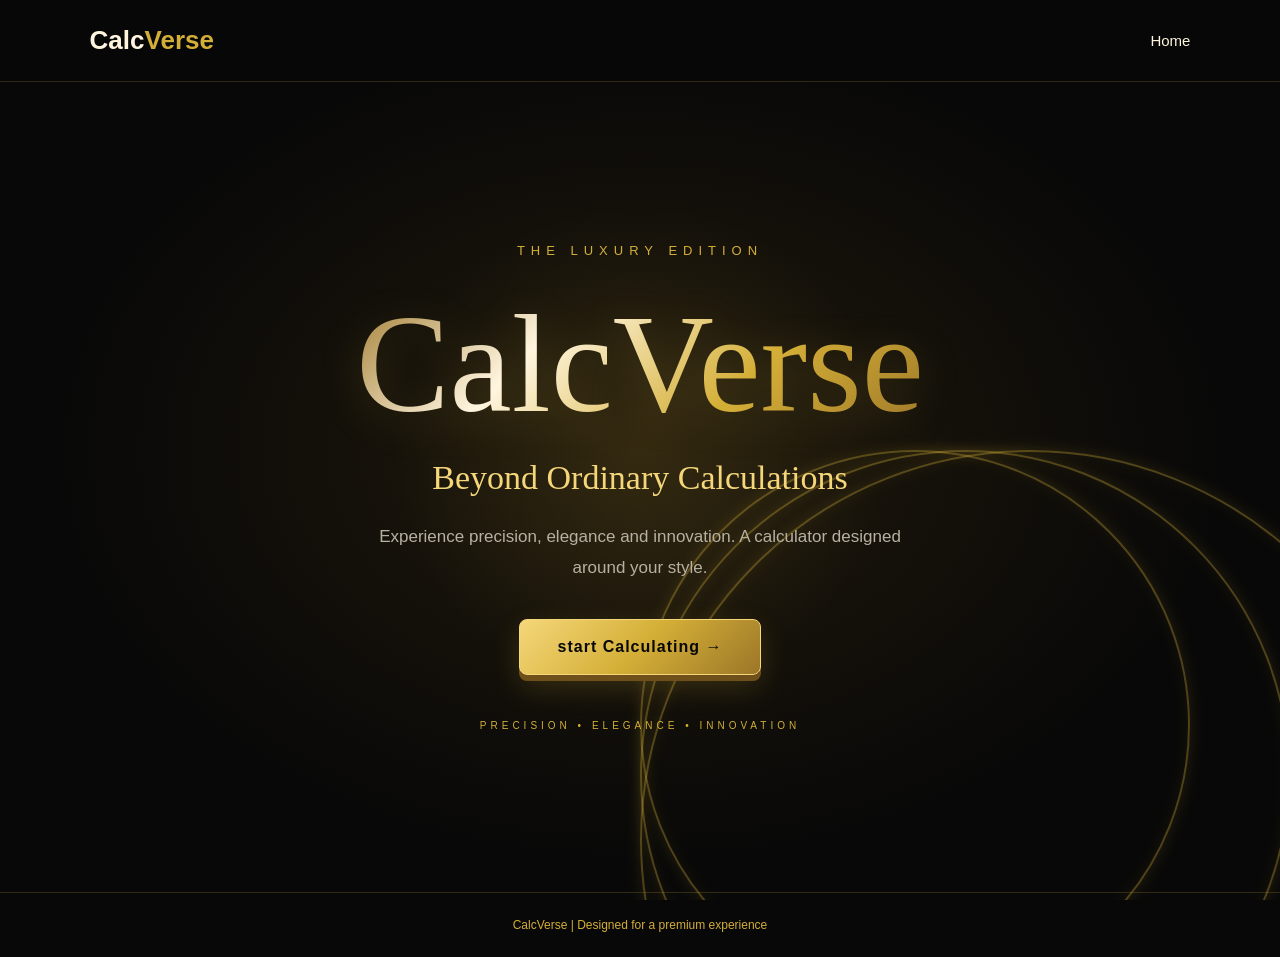
<file: WebDev-L2-calculator/index.html>
<!DOCTYPE html>
<html lang="en">
<head>
    <meta charset="UTF-8">

    <meta name="viewport"
          content="width=device-width, initial-scale=1.0">

    <title>CalcVerse | Beyond Ordinary Calculations</title>

    <link rel="stylesheet" href="style.css">
</head>

<body>

    <!-- Animated 3D Background -->

    <div class="background" aria-hidden="true">
        <div class="ring ring-one"></div>
        <div class="ring ring-two"></div>
        <div class="ring ring-three"></div>
        <div class="gold-glow"></div>
    </div>

    <!-- Navigation Bar -->

    <nav class="navbar">

        <a href="#" class="logo">
            Calc<span>Verse</span>
        </a>

        <div class="nav-links">
            <a href="index.html">Home</a>
            
        </div>

    </nav>

    <!-- Landing Page -->

    <main>

        <section class="hero" id="home">

            <div class="hero-content">

                <p class="edition">
                    THE LUXURY EDITION
                </p>

                <h1>
                    Calc<span>Verse</span>
                </h1>

                <h2>
                    Beyond Ordinary Calculations
                </h2>

                <p class="description">
                    Experience precision, elegance and innovation.
                    A calculator designed around your style.
                </p>

                <a href="./calculator.html" id="start-button">
                    start Calculating &rarr;
                </a>

                <p class="signature">
                    PRECISION • ELEGANCE • INNOVATION
                </p>

            </div>

        </section>

    </main>

    <footer>
        CalcVerse | Designed for a premium experience
    </footer>

    <script src="script.js"></script>

</body>
</html>
</file>
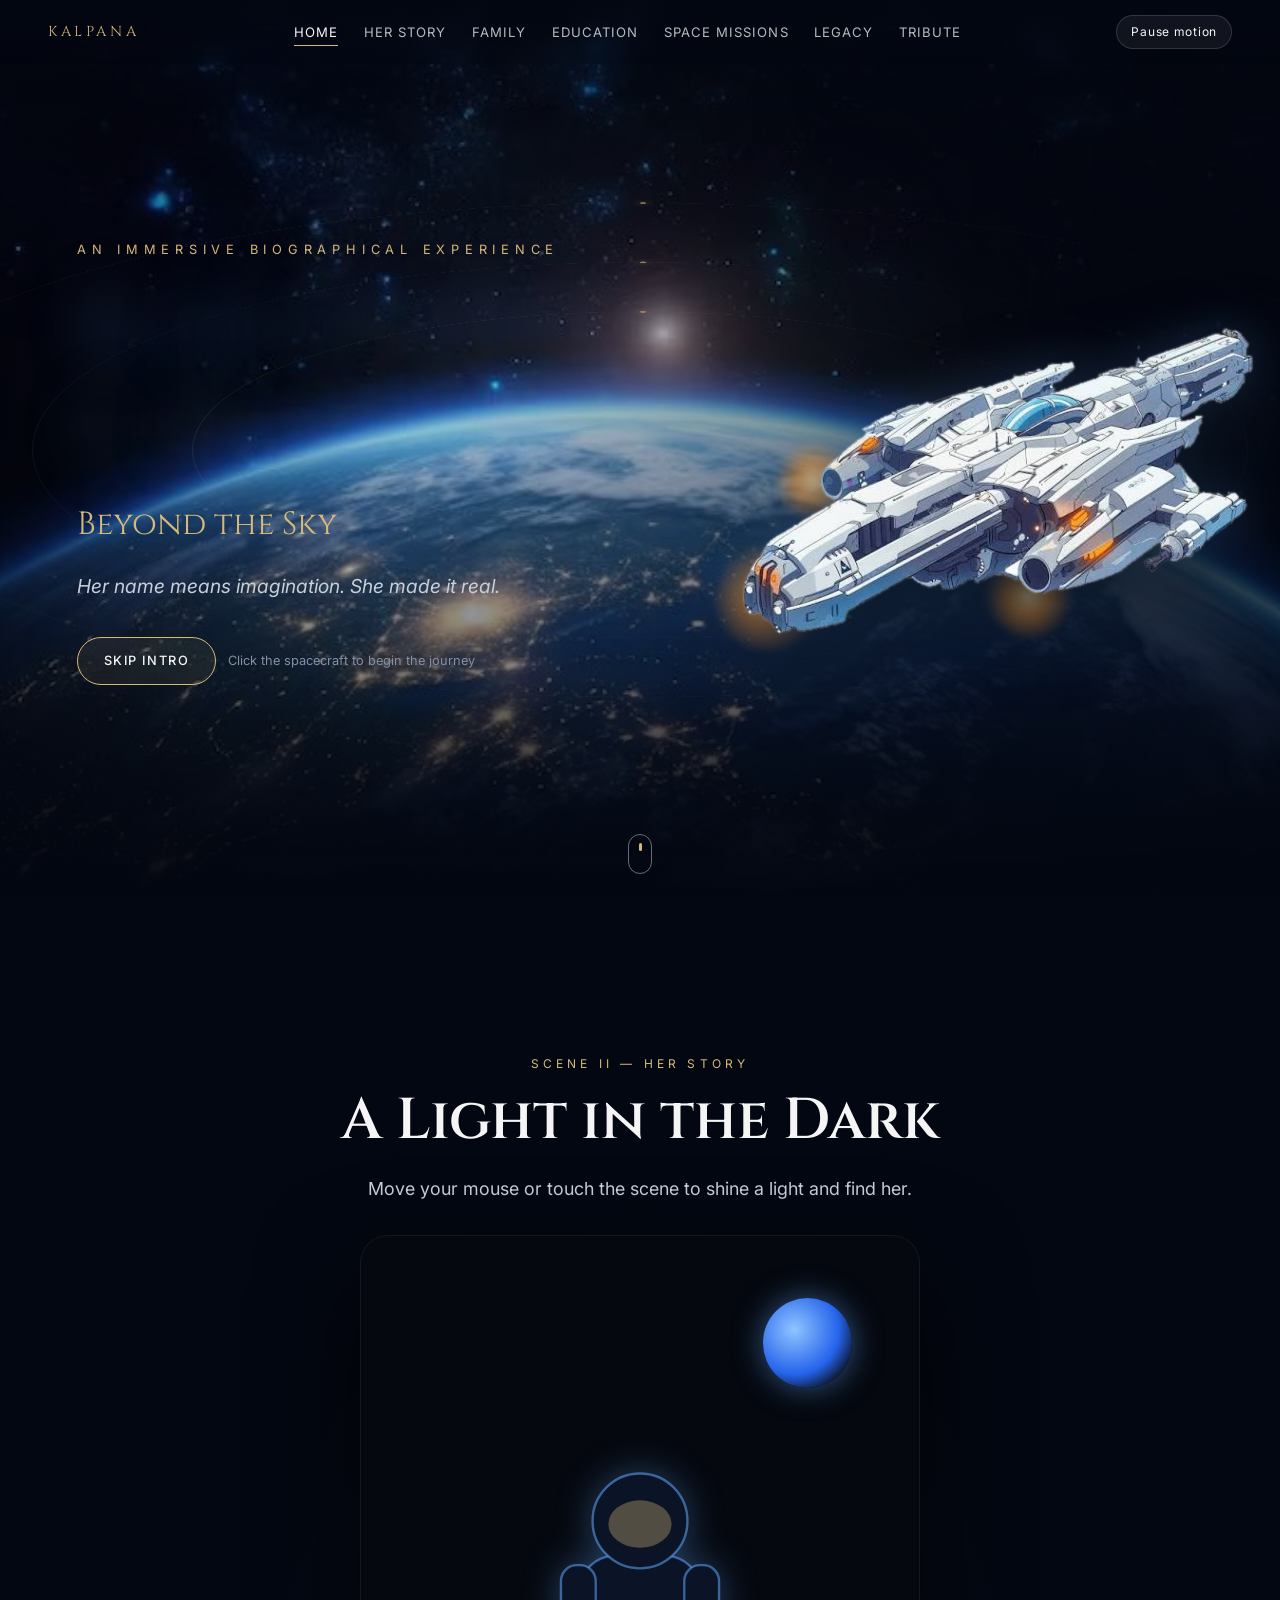
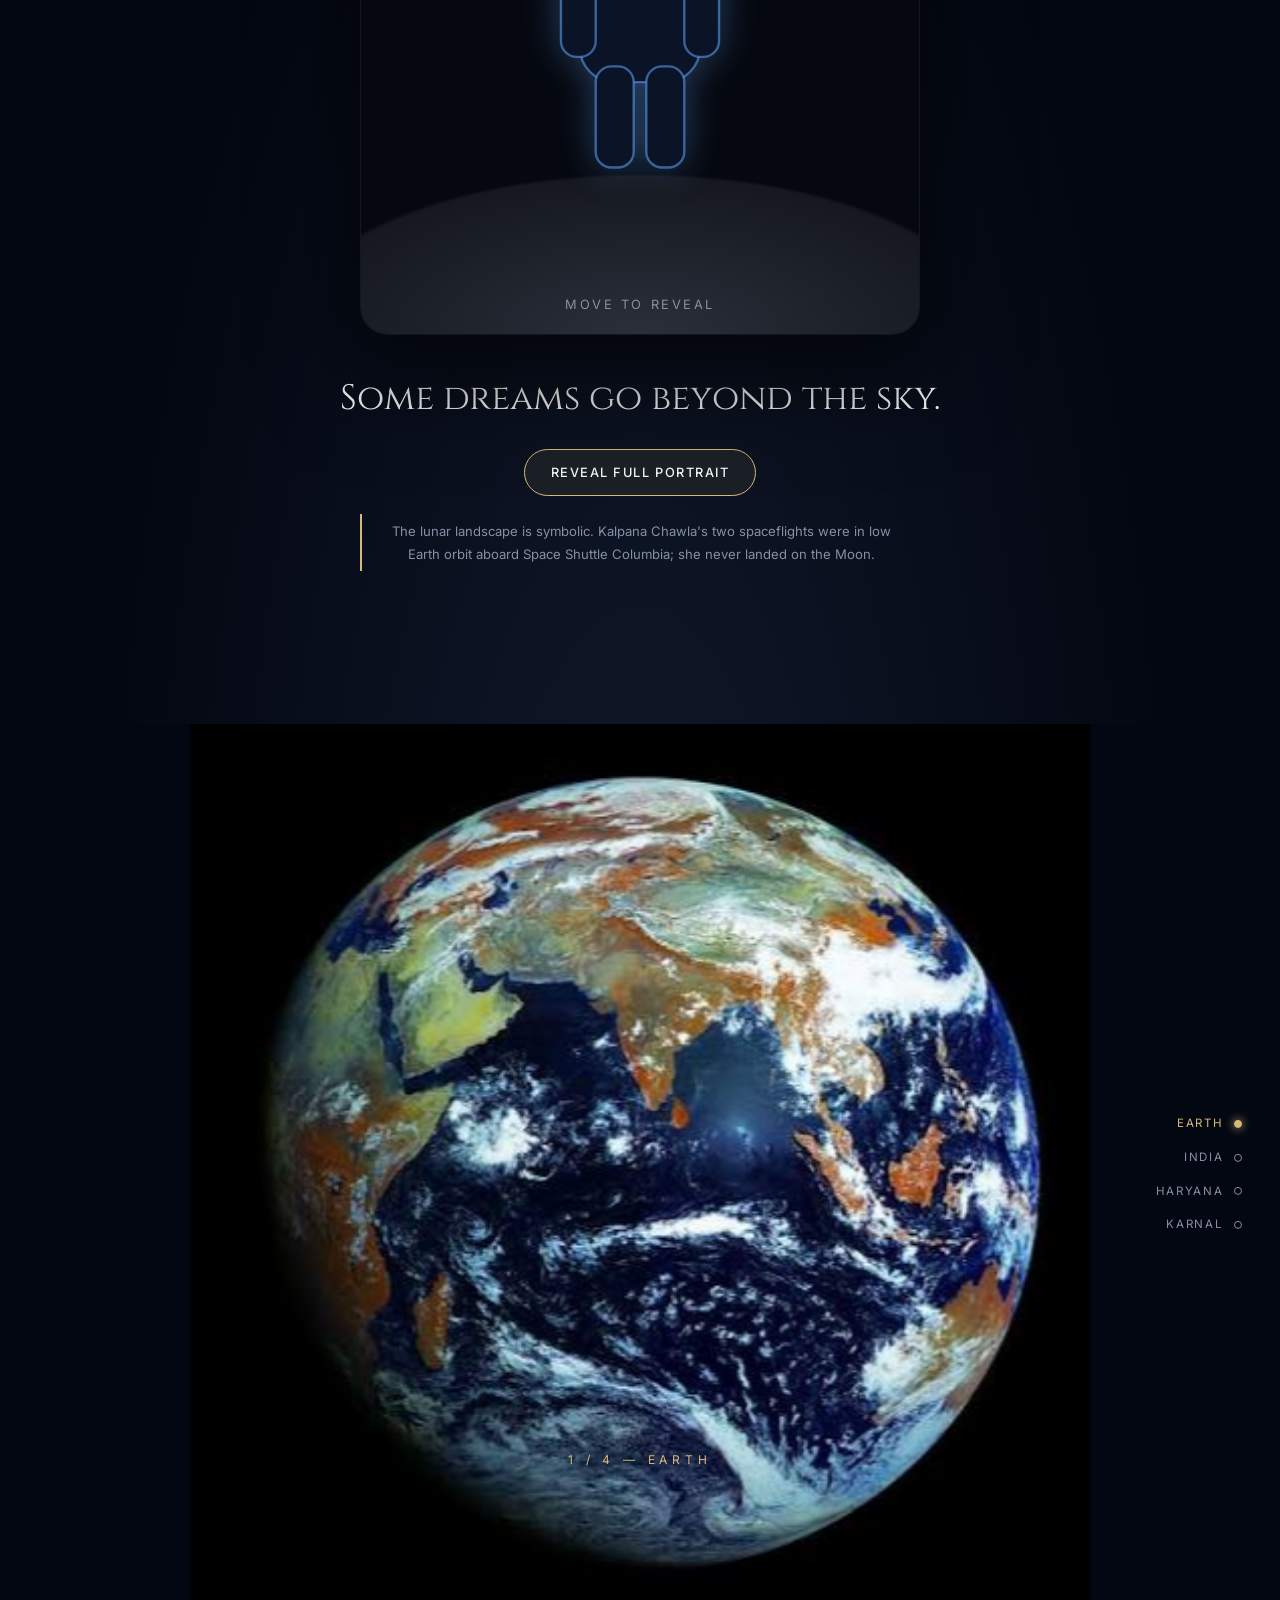
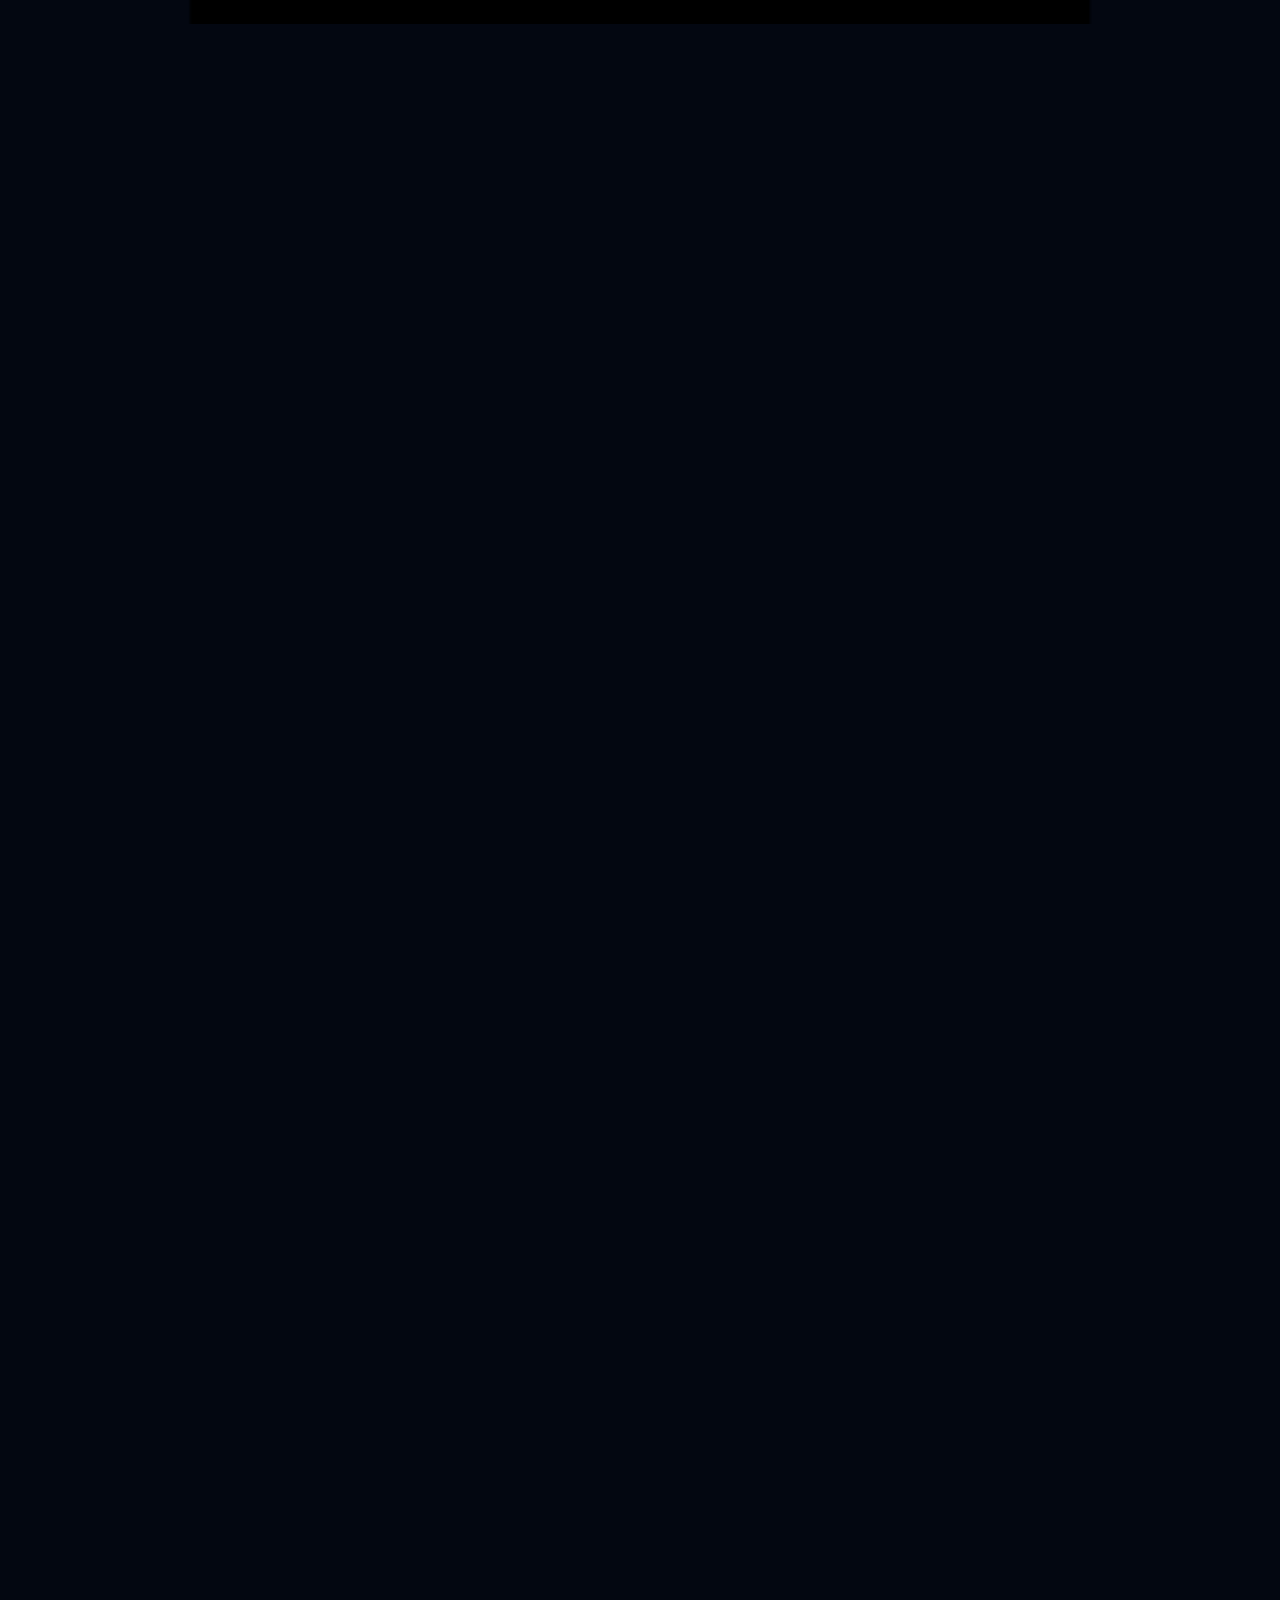
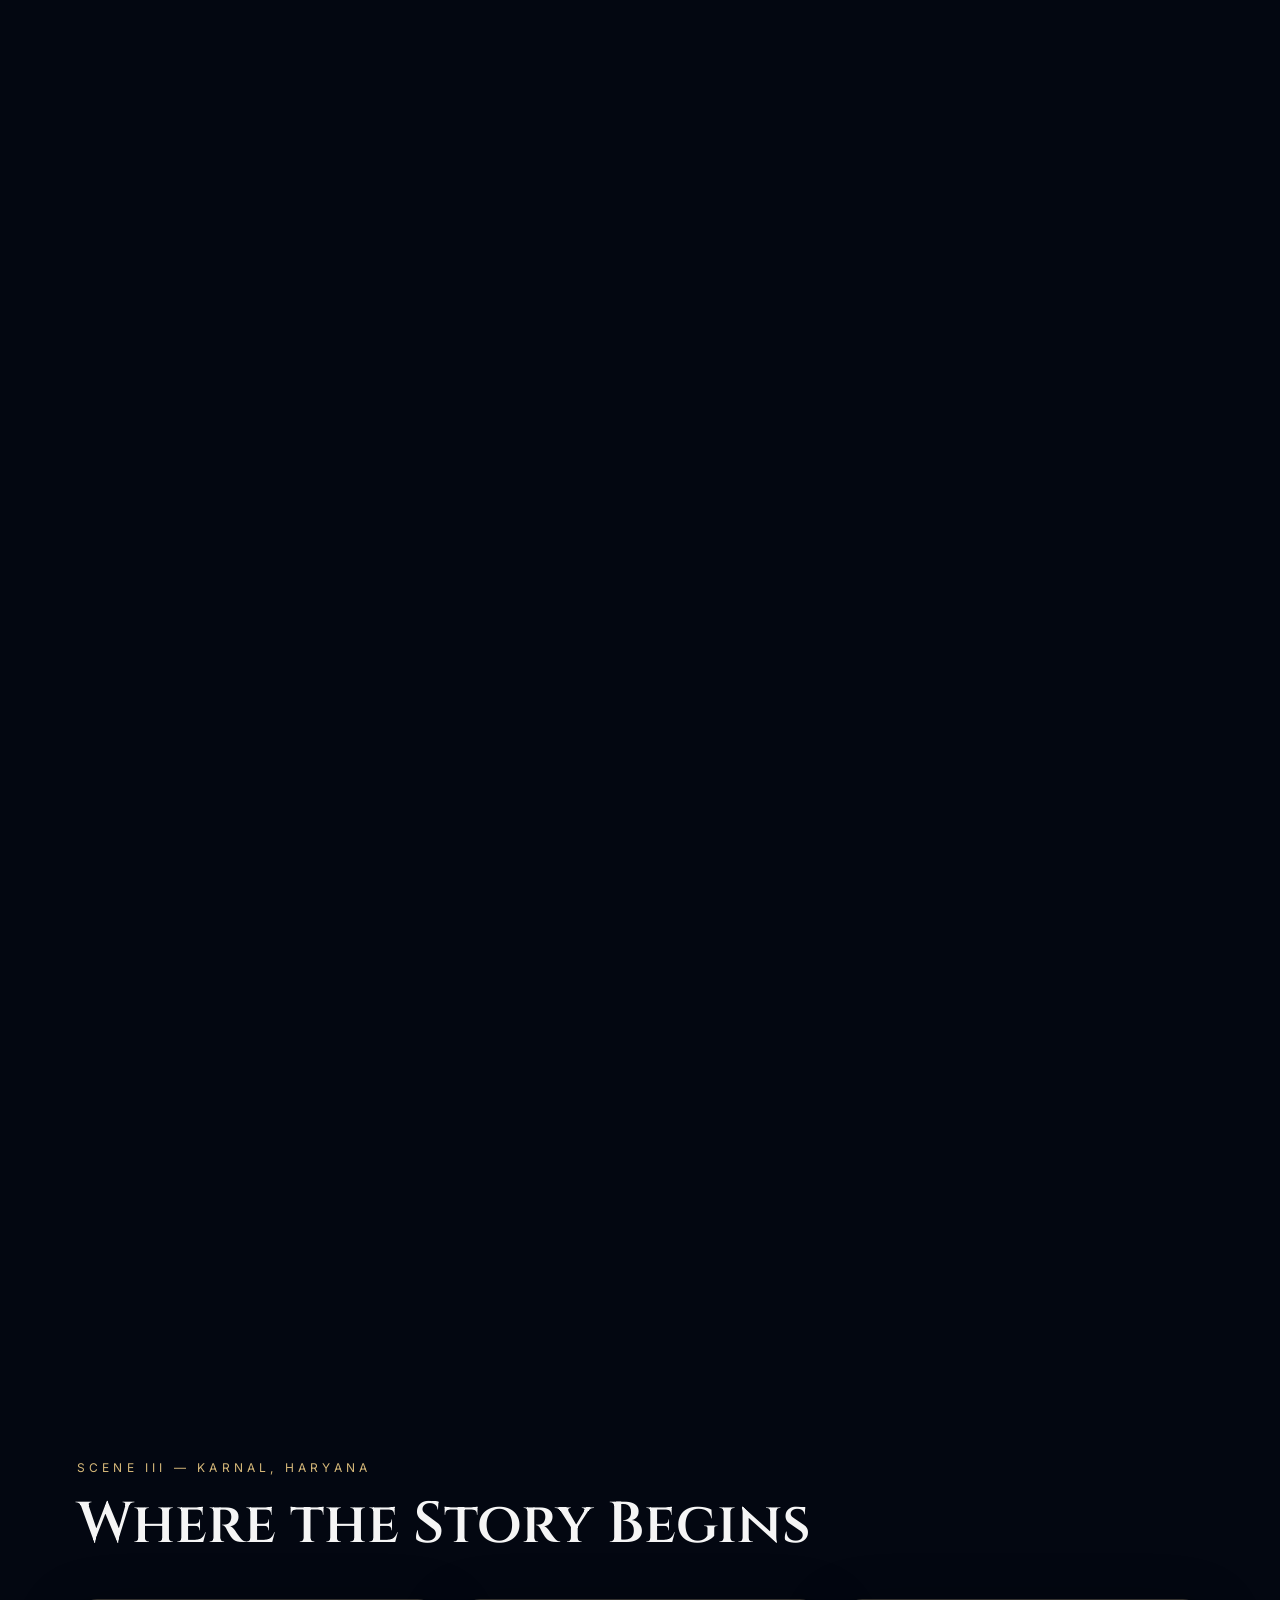
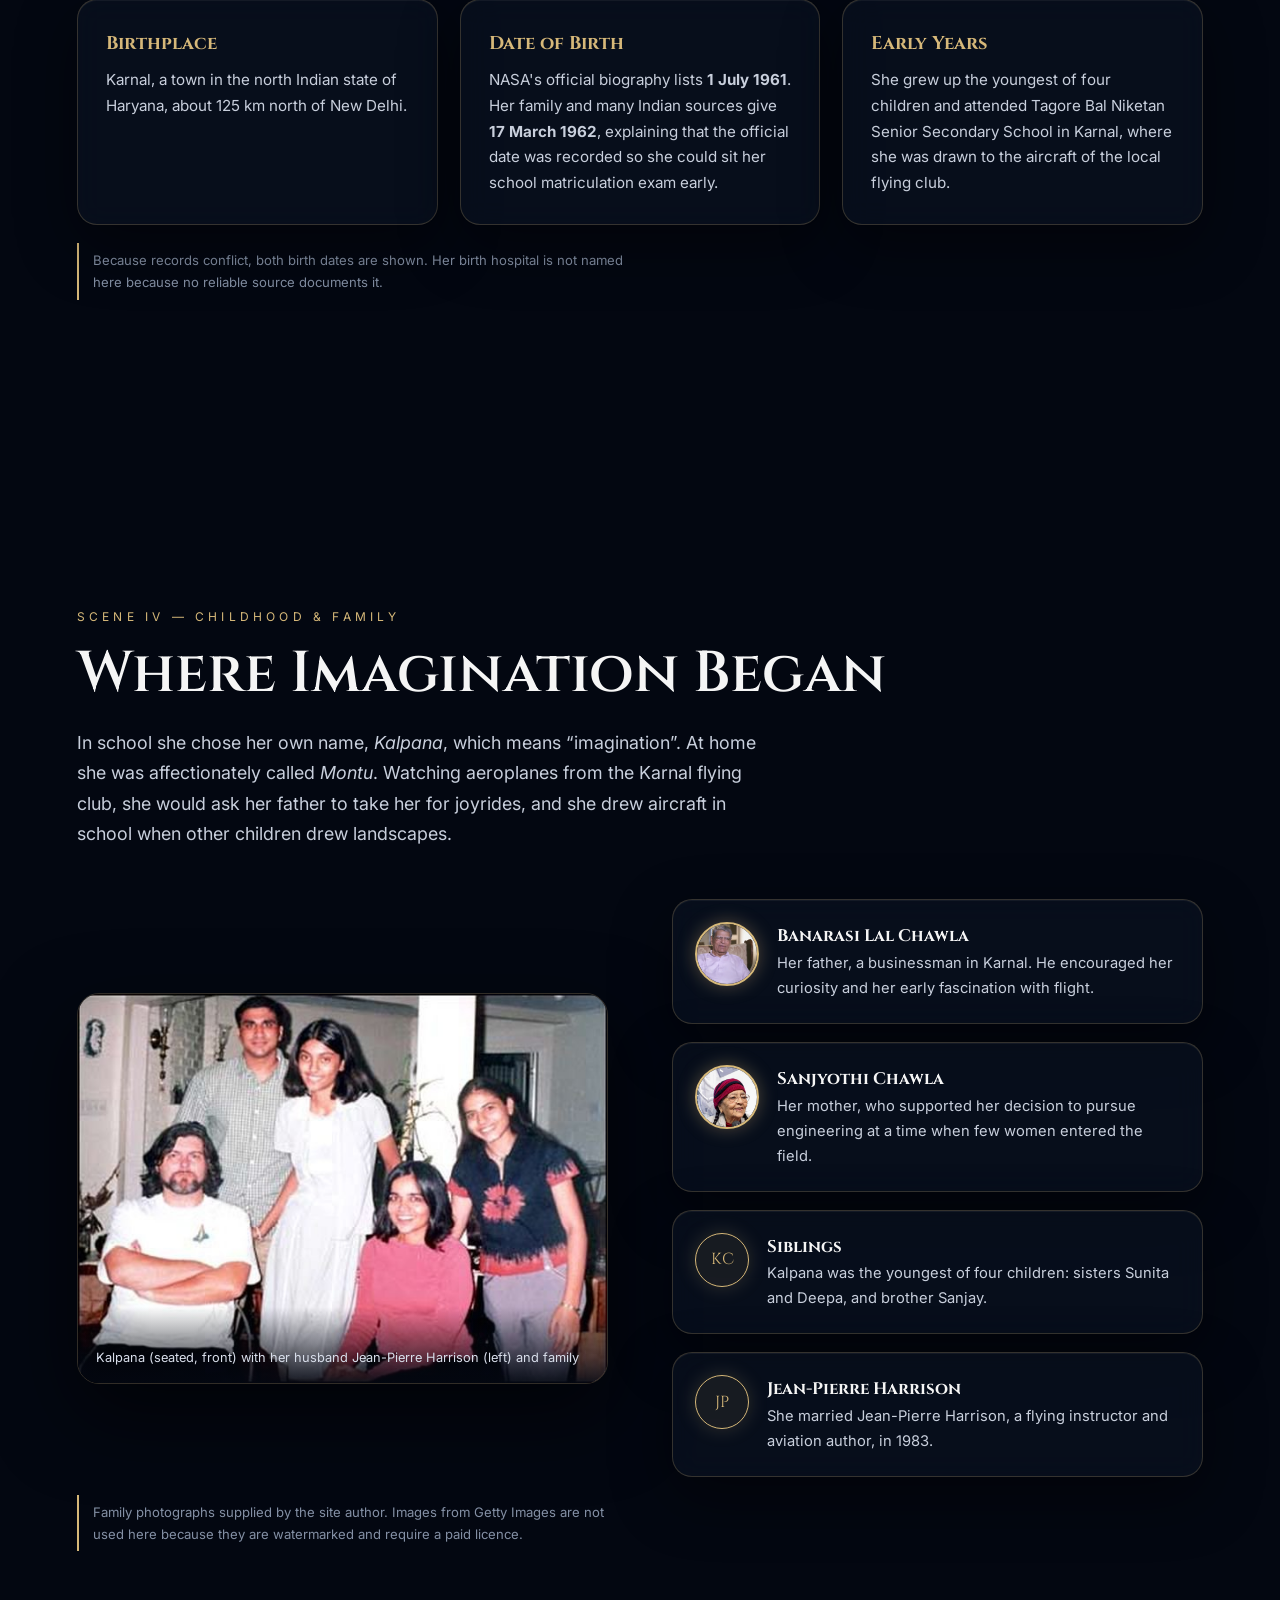
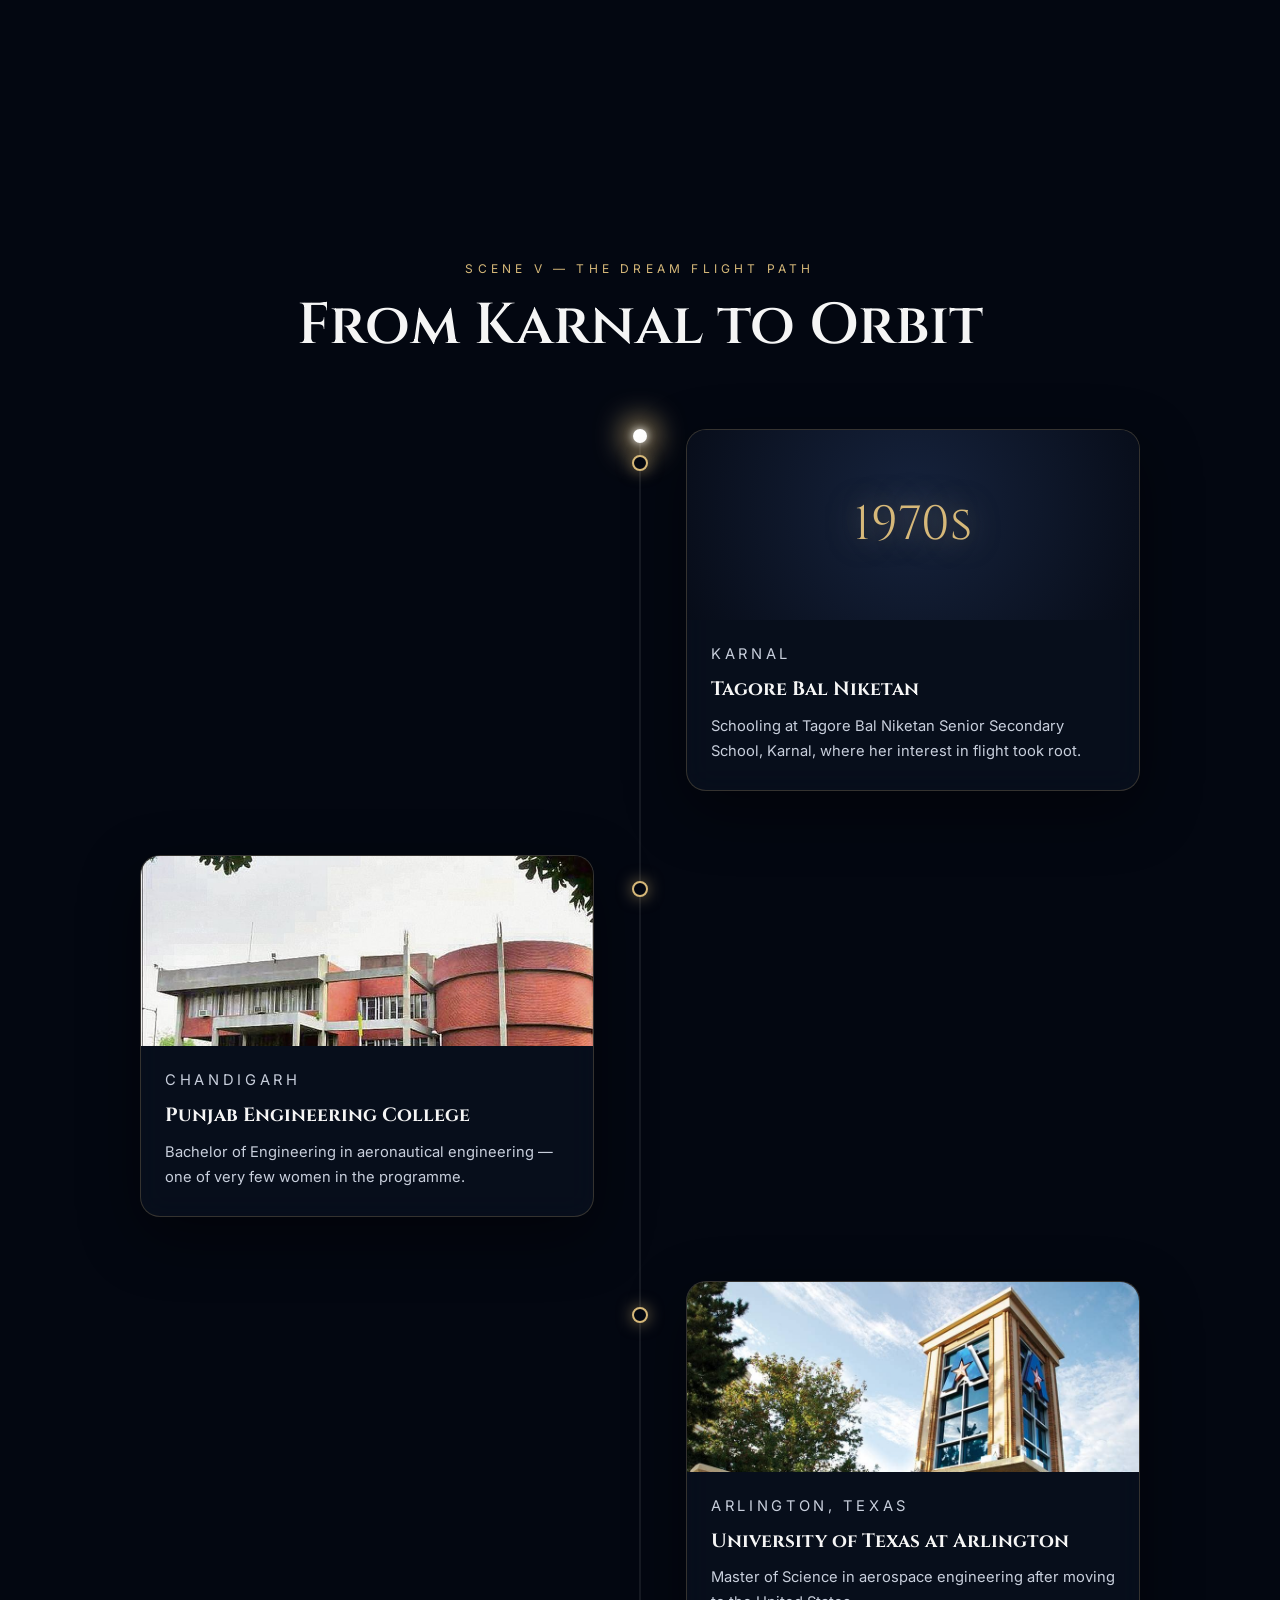
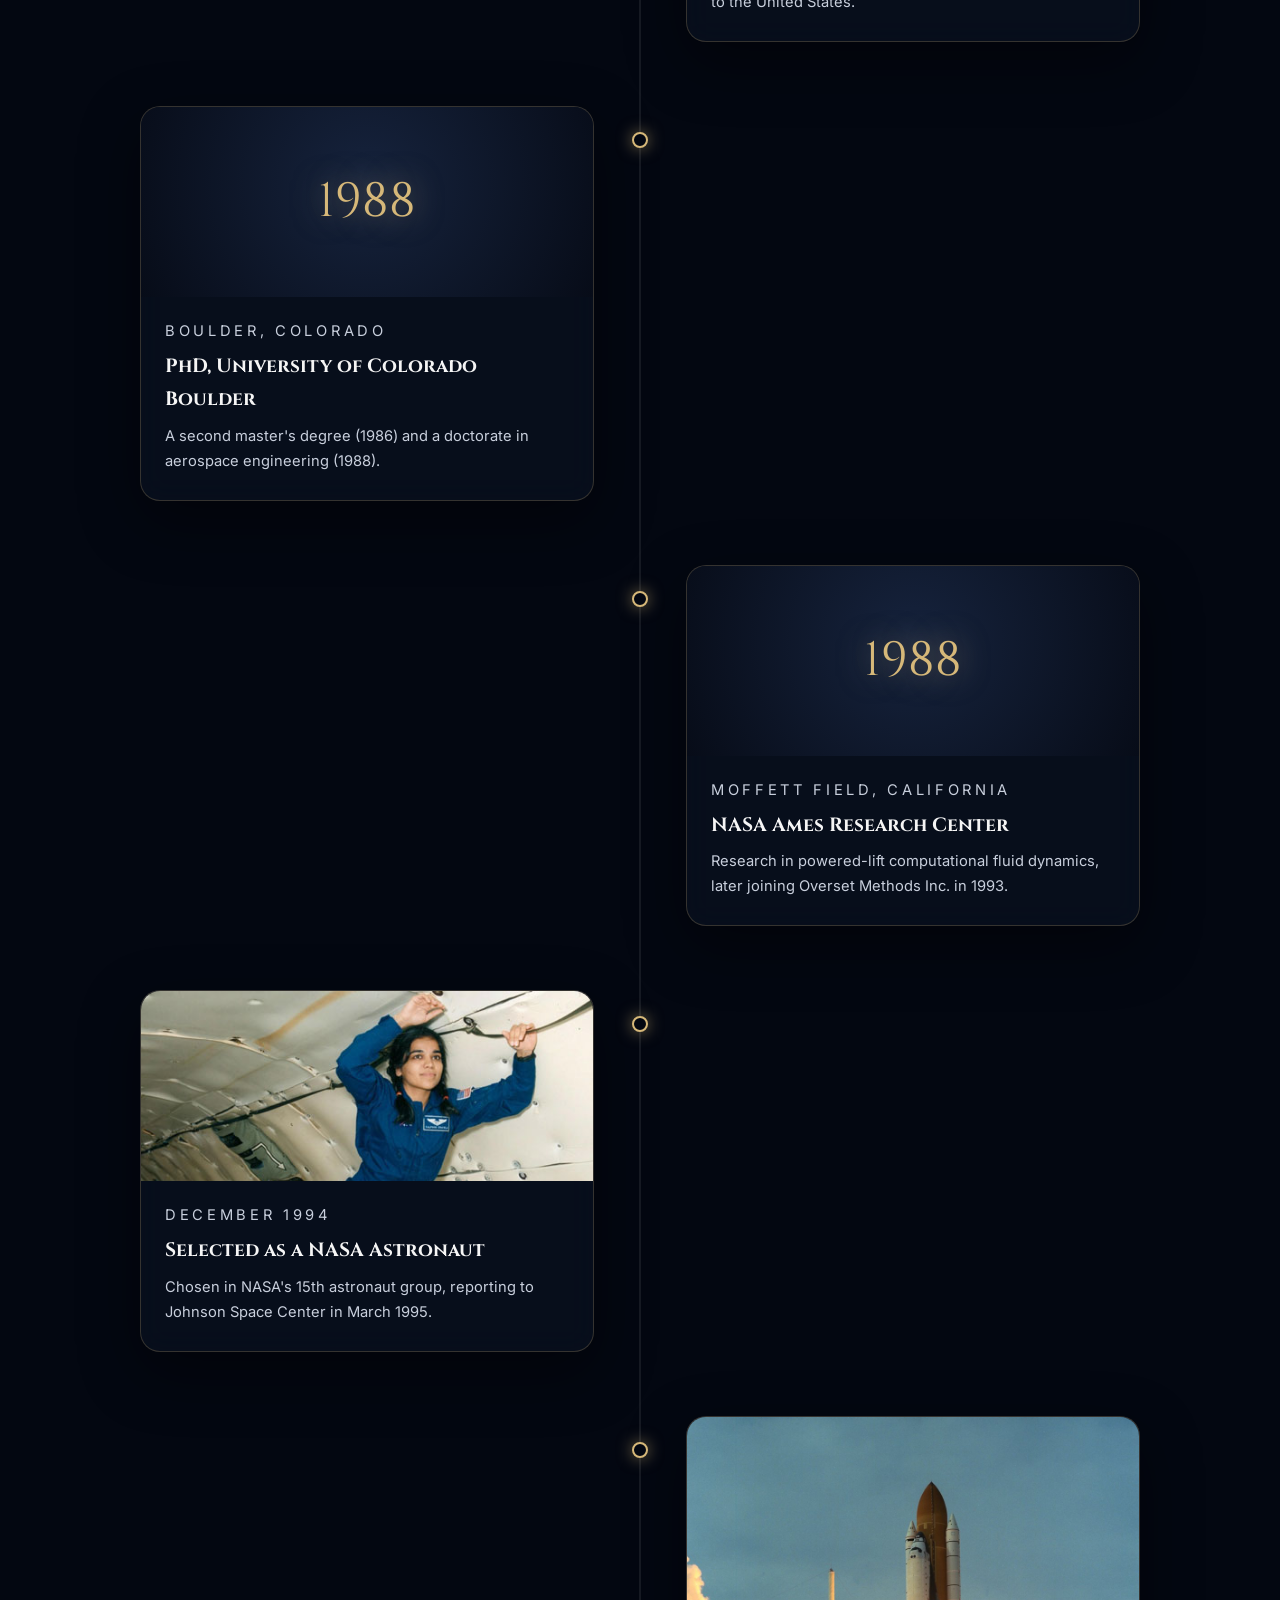
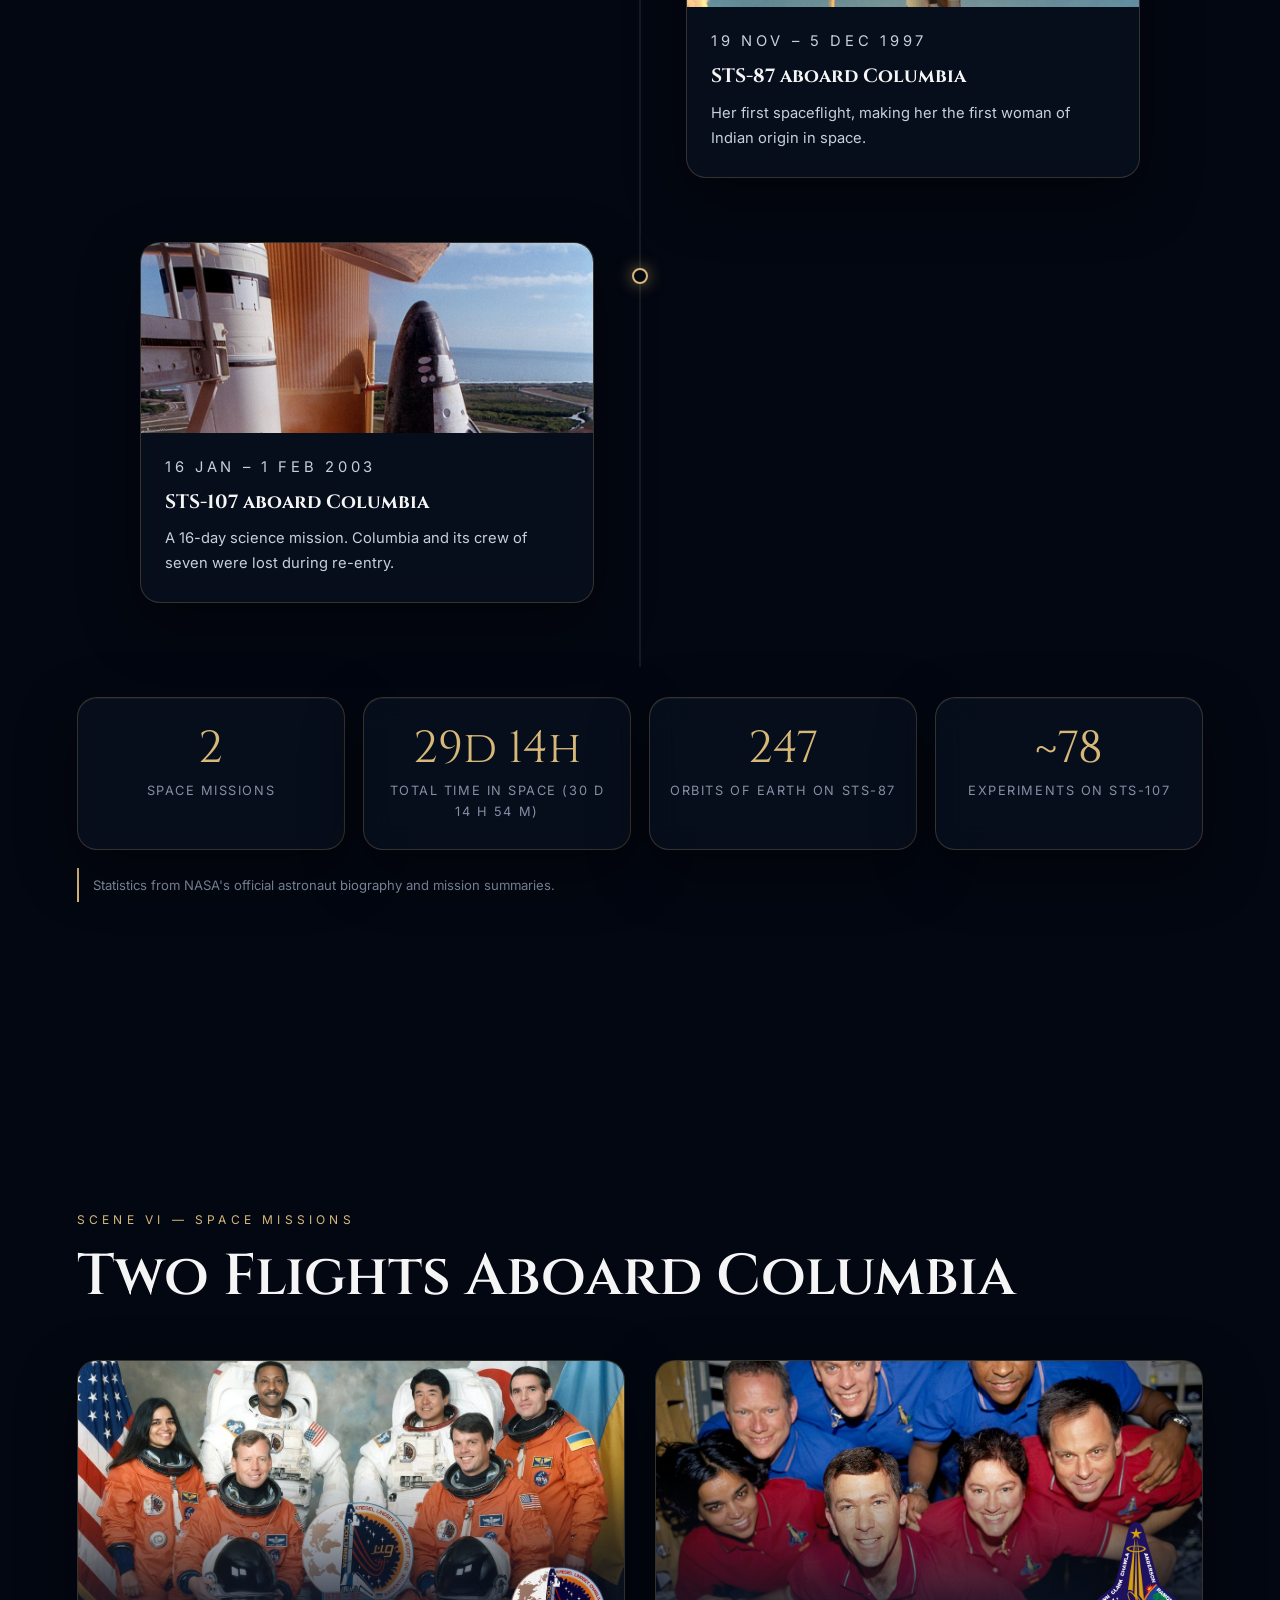
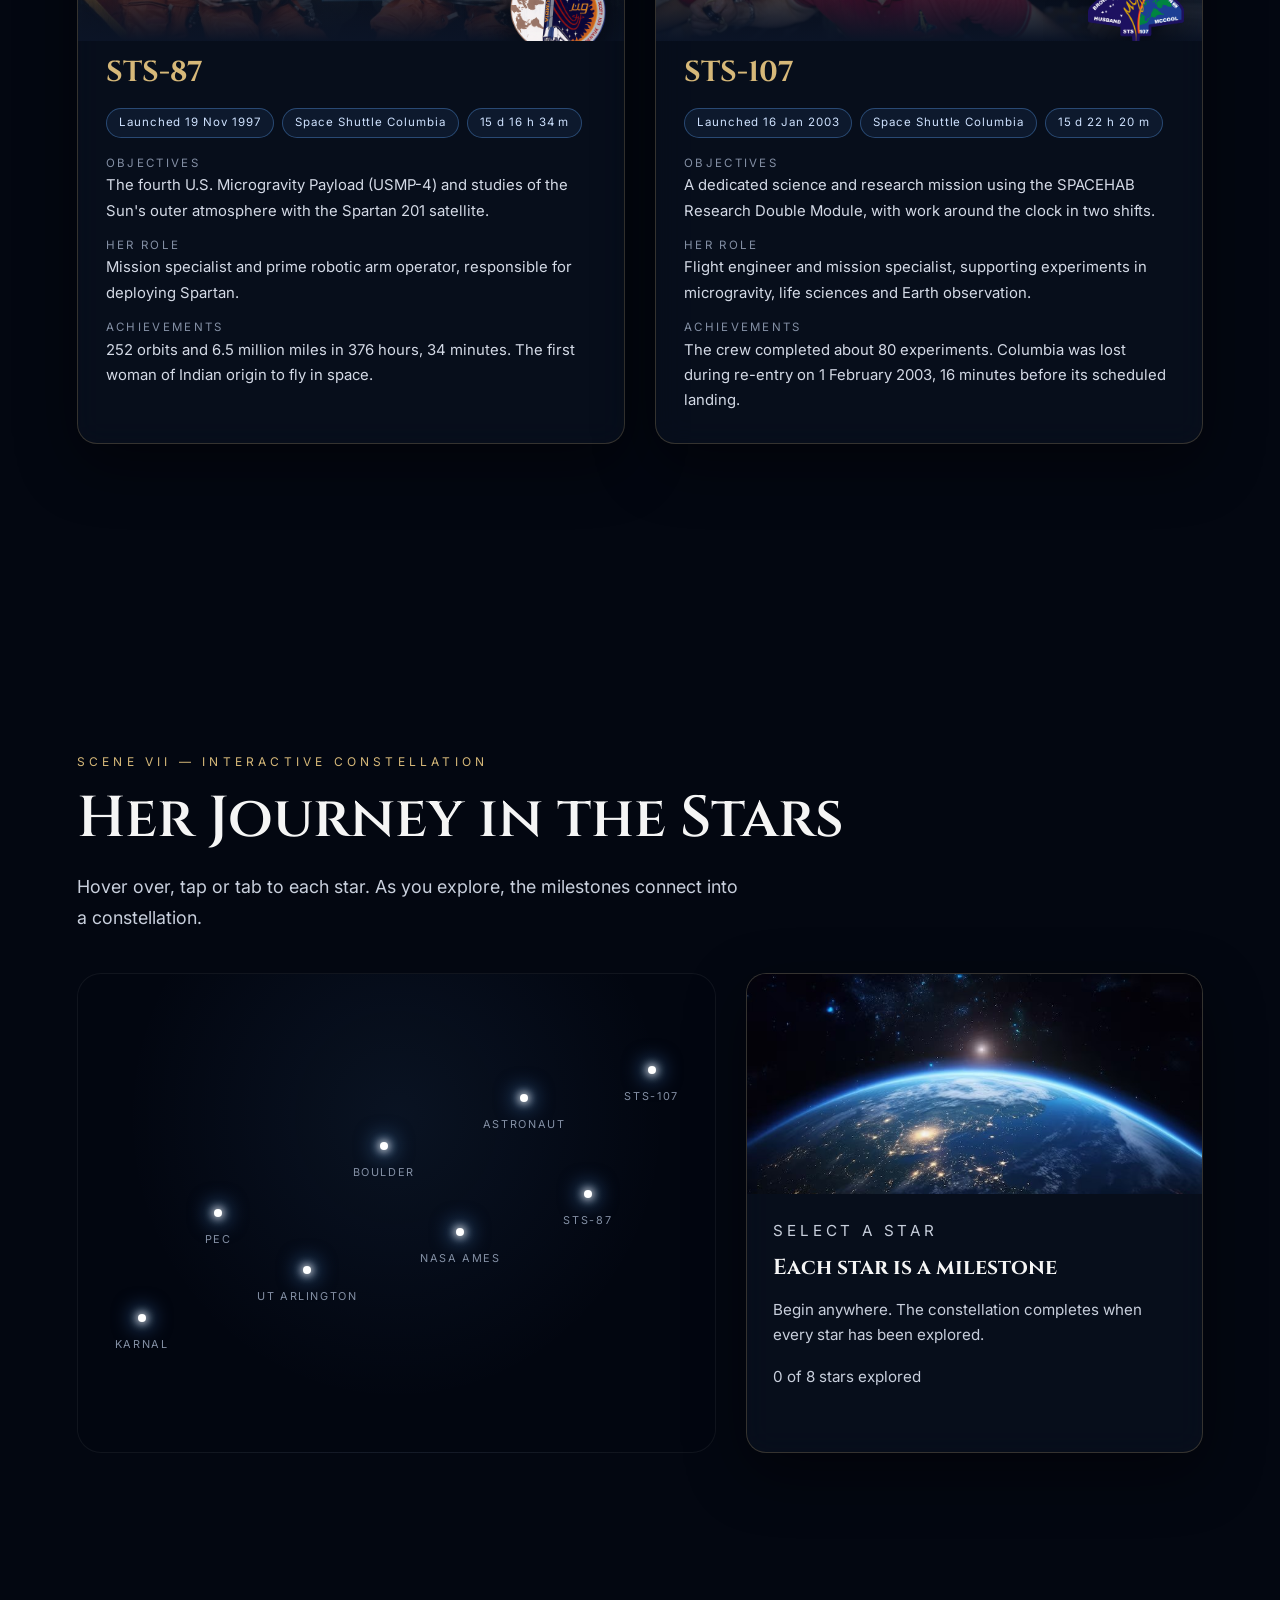
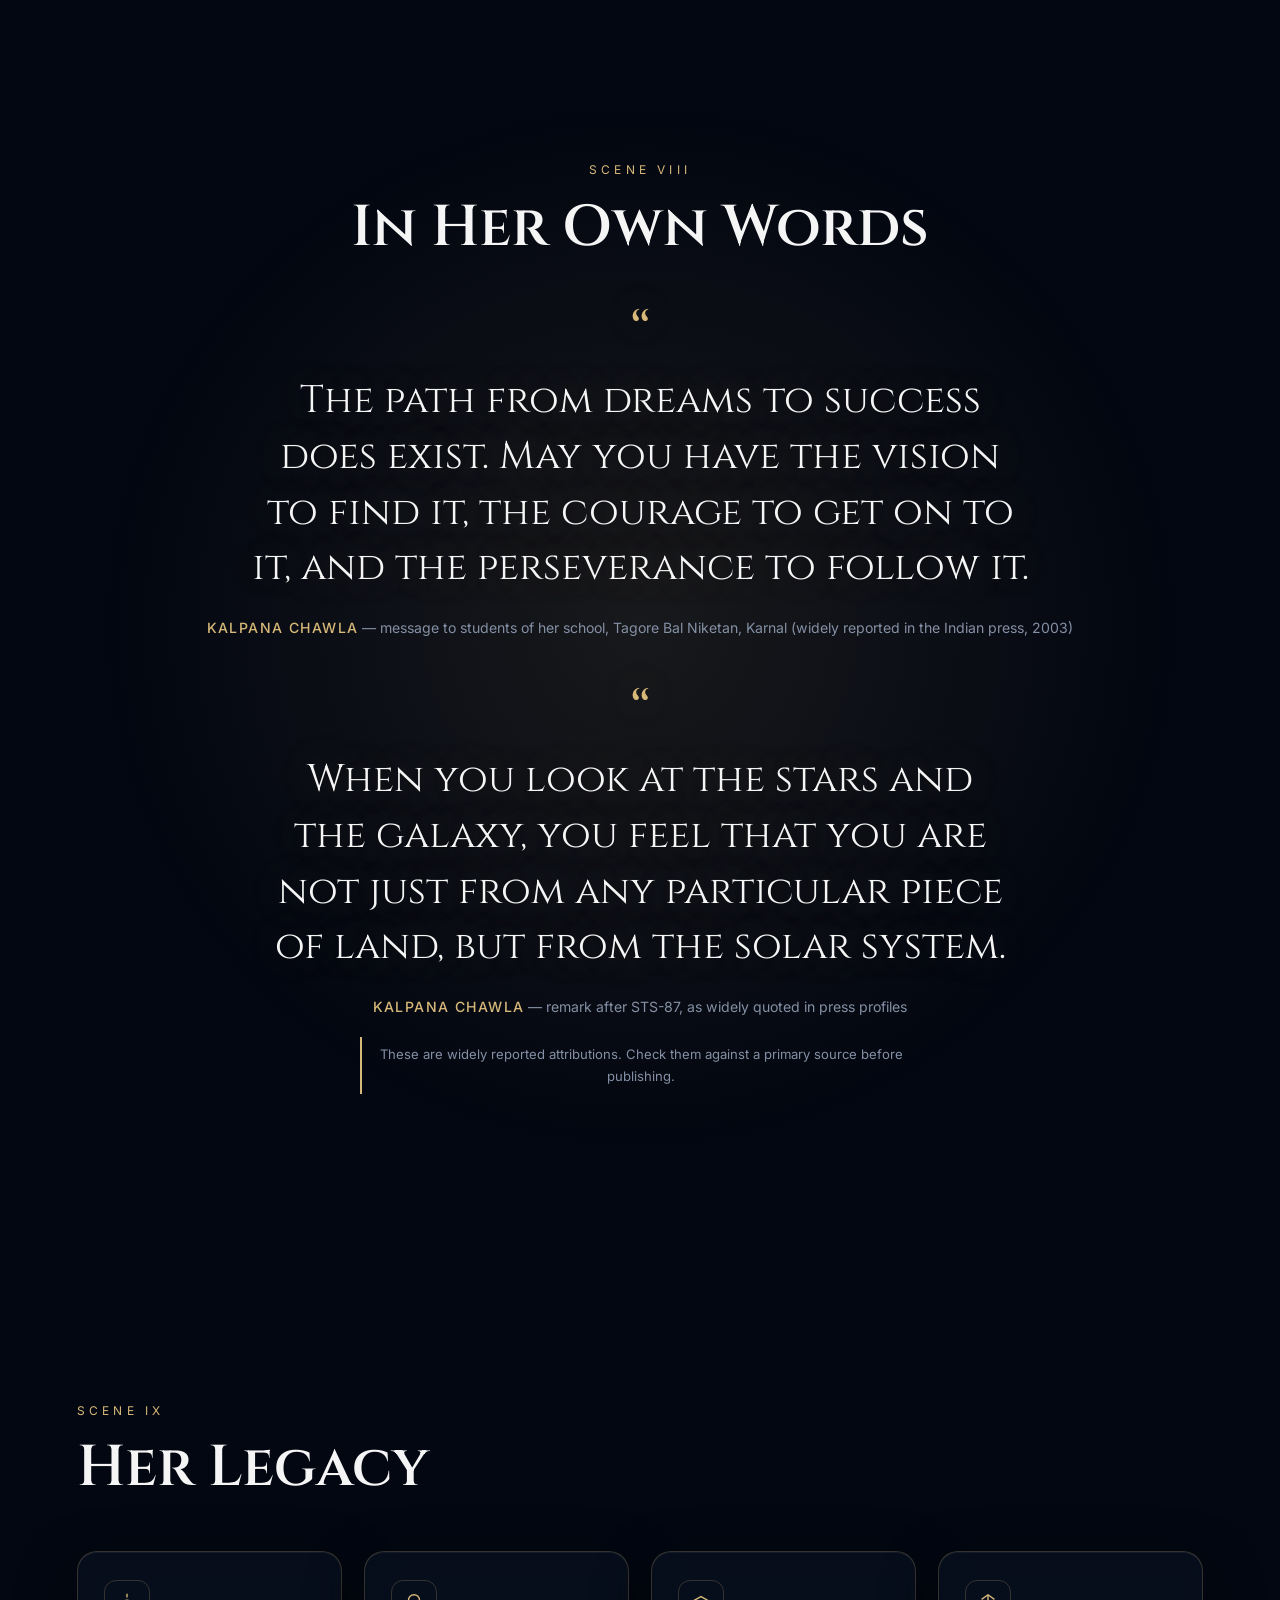
<file: WebDev-L2-TributePage/public/tribute/index.html>
<!doctype html>
<html lang="en">
  <head>
    <meta charset="UTF-8" />
    <meta name="viewport" content="width=device-width, initial-scale=1" />
    <meta name="theme-color" content="#030711" />
    <title>Kalpana — Beyond the Sky | A Tribute to Kalpana Chawla</title>
    <meta
      name="description"
      content="An immersive, cinematic tribute to Kalpana Chawla, the first woman of Indian origin to travel into space — from Karnal to Columbia."
    />
    <link rel="preconnect" href="https://fonts.googleapis.com" />
    <link rel="preconnect" href="https://fonts.gstatic.com" crossorigin />
    <link
      href="https://fonts.googleapis.com/css2?family=Cinzel:wght@400;600;700&family=Inter:ital,wght@0,300;0,400;0,500;0,600;1,400&display=swap"
      rel="stylesheet"
    />
    <link rel="preload" as="image" href="assets/images/earth.jpg" />
    <link rel="stylesheet" href="style.css" />
  </head>
  <body>
    <a class="skip-link" href="#story">Skip to content</a>
    <canvas id="starfield" aria-hidden="true"></canvas>

    <!-- ================= Navigation ================= -->
    <header class="nav">
      <a class="nav-brand" href="#home">KALPANA</a>
      <nav aria-label="Main">
        <ul class="nav-links" id="navLinks">
          <li><a href="#home">Home</a></li>
          <li><a href="#story">Her Story</a></li>
          <li><a href="#family">Family</a></li>
          <li><a href="#education">Education</a></li>
          <li><a href="#missions">Space Missions</a></li>
          <li><a href="#legacy">Legacy</a></li>
          <li><a href="#tribute">Tribute</a></li>
        </ul>
      </nav>
      <div class="nav-tools">
        <button class="icon-btn" id="pauseBtn" type="button" aria-pressed="false">Pause motion</button>
        <button class="icon-btn menu-toggle" type="button" aria-expanded="false" aria-controls="navLinks">Menu</button>
      </div>
      <div class="progress" aria-hidden="true"></div>
    </header>

    <main id="main">
      <!-- ================= Scene 1 — Hero ================= -->
      <section class="hero" id="home" aria-labelledby="heroTitle">
        <div class="hero-bg">
          <img src="assets/images/earth.jpg" alt="" fetchpriority="high" />
        </div>
        <div class="atmo-glow" aria-hidden="true"></div>
        <div class="orbit-rings" aria-hidden="true"><span></span><span></span><span></span></div>

        <div class="hero-content">
          <p class="hero-eyebrow">AN IMMERSIVE BIOGRAPHICAL EXPERIENCE</p>
          <h1 class="hero-title" id="heroTitle">
            <span class="line">KALPANA</span>
            <span class="line">CHAWLA</span>
          </h1>
          <p class="hero-sub">Beyond the Sky</p>
          <p class="hero-tagline">Her name means imagination. She made it real.</p>
          <div class="hero-actions">
            <button class="btn" id="skipBtn" type="button">Skip Intro</button>
            <button class="btn" id="replayBtn" type="button" hidden>Replay Journey</button>
            <span class="hint">Click the spacecraft to begin the journey</span>
          </div>
        </div>

        <div class="ship-wrap">
          <div class="ship-parallax">
            <button class="ship-btn" id="shipBtn" type="button" aria-label="Begin the journey: launch the spacecraft">
              <span class="ship-ping" aria-hidden="true"></span>
              <span class="engine-trail" aria-hidden="true"></span>
              <span class="engine e1" aria-hidden="true"></span>
              <span class="engine e2" aria-hidden="true"></span>
              <span class="engine e3" aria-hidden="true"></span>
              <img src="assets/images/spaceship.png" alt="" width="539" height="308" />
              <span class="ship-label" aria-hidden="true">CLICK TO LAUNCH</span>
            </button>
          </div>
        </div>

        <div class="scroll-cue" aria-hidden="true"></div>
      </section>

      <div class="countdown" role="status" aria-live="assertive"></div>
      <div class="flash" aria-hidden="true"></div>

      <!-- ================= Scene 2 — Flashlight ================= -->
      <section class="section flashlight" id="story" aria-labelledby="storyTitle">
        <p class="eyebrow reveal">Scene II — Her Story</p>
        <h2 class="section-title split" id="storyTitle">A Light in the Dark</h2>
        <p class="lead center reveal">Move your mouse or touch the scene to shine a light and find her.</p>

        <div
          class="flash-stage reveal zoom"
          tabindex="0"
          role="img"
          aria-label="Symbolic lunar landscape with an astronaut silhouette. A flashlight reveals the NASA portrait of Kalpana Chawla. Use arrow keys to move the light."
        >
          <div class="lunar" aria-hidden="true"></div>
          <div class="lunar-earth" aria-hidden="true"></div>
          <svg class="silhouette" viewBox="0 0 120 200" aria-hidden="true">
            <g fill="#0b1426" stroke="rgba(96,165,250,.55)" stroke-width="1.5">
              <rect x="22" y="58" width="76" height="80" rx="22" />
              <rect x="10" y="64" width="22" height="58" rx="10" />
              <rect x="88" y="64" width="22" height="58" rx="10" />
              <rect x="32" y="128" width="24" height="64" rx="10" />
              <rect x="64" y="128" width="24" height="64" rx="10" />
              <circle cx="60" cy="36" r="30" />
            </g>
            <ellipse cx="60" cy="38" rx="20" ry="15" fill="rgba(214,184,121,.35)" />
          </svg>
          <img
            class="portrait-reveal"
            src="assets/images/kalpana-portrait.jpg"
            alt="Official NASA portrait of Kalpana Chawla in an orange launch and entry suit, holding her helmet"
            loading="lazy"
            width="1000"
            height="1250"
          />
          <div class="beam" aria-hidden="true"></div>
          <p class="flash-hint" aria-hidden="true">Move to reveal</p>
        </div>

        <p class="flash-caption split">Some dreams go beyond the sky.</p>
        <div class="flash-controls">
          <button class="btn" id="revealToggle" type="button" aria-pressed="false">Reveal full portrait</button>
        </div>
        <p class="note center">
          The lunar landscape is symbolic. Kalpana Chawla&apos;s two spaceflights were in low Earth orbit aboard Space
          Shuttle Columbia; she never landed on the Moon.
        </p>
      </section>

      <!-- ================= Scene 3 — Zoom to Karnal ================= -->
      <section class="zoom-section" aria-labelledby="zoomTitle">
        <h2 class="sr-only" id="zoomTitle">From space to Karnal: Earth, India, Haryana, Karnal</h2>
        <div class="zoom-sticky">
          <div class="zoom-layer earth" aria-hidden="true">
              <img src="assets/images/earth-full.png" alt="" loading="lazy" />
            </div>
            <div class="zoom-layer map india">
            <div class="zoom-map-frame" style="--ar: 1; transform-origin: 62% 42%">
              <img src="assets/images/map-india.png" alt="Globe centred on India" loading="lazy" width="1100" height="1100" />
            </div>
          </div>
          <div class="zoom-layer map haryana">
            <div class="zoom-map-frame" style="--ar: 1100 / 1215; transform-origin: 31% 26%">
              <img src="assets/images/map-haryana.png" alt="Map of India with the state of Haryana highlighted" loading="lazy" width="1100" height="1215" />
            </div>
          </div>
          <div class="zoom-layer map karnal">
            <div class="zoom-map-frame" style="--ar: 1100 / 1170">
              <img src="assets/images/map-karnal.png" alt="Map of Haryana with Karnal district highlighted" loading="lazy" width="1100" height="1170" />
              <span class="marker" aria-hidden="true"><span class="marker-label">KARNAL</span></span>
            </div>
          </div>

          <ol class="zoom-dots" aria-hidden="true">
            <li>Earth</li>
            <li>India</li>
            <li>Haryana</li>
            <li>Karnal</li>
          </ol>
          <div class="zoom-caption">
            <p class="zoom-step">1 / 4 — Earth</p>
            <h2>A small town. A big sky.</h2>
          </div>
        </div>
      </section>

      <section class="section" aria-labelledby="birthTitle">
        <div class="container">
          <p class="eyebrow reveal">Scene III — Karnal, Haryana</p>
          <h2 class="section-title split" id="birthTitle">Where the Story Begins</h2>
          <div class="birth-grid">
            <article class="glass fact-card reveal from-left">
              <h3>Birthplace</h3>
              <p>Karnal, a town in the north Indian state of Haryana, about 125 km north of New Delhi.</p>
            </article>
            <article class="glass fact-card reveal">
              <h3>Date of Birth</h3>
              <p>
                NASA&apos;s official biography lists <strong>1 July 1961</strong>. Her family and many Indian sources give
                <strong>17 March 1962</strong>, explaining that the official date was recorded so she could sit her
                school matriculation exam early.
              </p>
            </article>
            <article class="glass fact-card reveal from-right">
              <h3>Early Years</h3>
              <p>
                She grew up the youngest of four children and attended Tagore Bal Niketan Senior Secondary School in
                Karnal, where she was drawn to the aircraft of the local flying club.
              </p>
            </article>
          </div>
          <p class="note reveal">Because records conflict, both birth dates are shown. Her birth hospital is not named here because no reliable source documents it.</p>
        </div>
      </section>

      <!-- ================= Scene 4 — Family ================= -->
      <section class="section" id="family" aria-labelledby="familyTitle">
        <div class="container">
          <p class="eyebrow reveal">Scene IV — Childhood &amp; Family</p>
          <h2 class="section-title split" id="familyTitle">Where Imagination Began</h2>
          <p class="lead reveal">
            In school she chose her own name, <em>Kalpana</em>, which means &ldquo;imagination&rdquo;. At home she was
            affectionately called <em>Montu</em>. Watching aeroplanes from the Karnal flying club, she would ask her
            father to take her for joyrides, and she drew aircraft in school when other children drew landscapes.
          </p>

          <div class="family-layout">
            <figure class="photo-frame float reveal from-left">
              <img
                src="assets/images/family-group.png"
                alt="Kalpana Chawla seated in front, smiling, with her husband Jean-Pierre Harrison and family members at home"
                loading="lazy"
                width="600"
                height="441"
              />
              <figcaption>Kalpana (seated, front) with her husband Jean-Pierre Harrison (left) and family</figcaption>
            </figure>

            <div class="family-cards">
              <article class="glass person reveal from-right">
                <img class="avatar" src="assets/images/father.png" alt="Banarasi Lal Chawla, smiling, seated in an armchair" loading="lazy" width="905" height="625" style="object-position: 38% 25%" />
                <div>
                  <h3>Banarasi Lal Chawla</h3>
                  <p>Her father, a businessman in Karnal. He encouraged her curiosity and her early fascination with flight.</p>
                </div>
              </article>
              <article class="glass person reveal from-right">
                <img class="avatar" src="assets/images/mother.png" alt="Sanjyothi Chawla, smiling, wearing a red knitted cap and glasses" loading="lazy" width="1774" height="1774" style="object-position: 58% 55%" />
                <div>
                  <h3>Sanjyothi Chawla</h3>
                  <p>Her mother, who supported her decision to pursue engineering at a time when few women entered the field.</p>
                </div>
              </article>
              <article class="glass person reveal from-right">
                <span class="monogram" aria-hidden="true">KC</span>
                <div>
                  <h3>Siblings</h3>
                  <p>Kalpana was the youngest of four children: sisters Sunita and Deepa, and brother Sanjay.</p>
                </div>
              </article>
              <article class="glass person reveal from-right">
                <span class="monogram" aria-hidden="true">JP</span>
                <div>
                  <h3>Jean-Pierre Harrison</h3>
                  <p>She married Jean-Pierre Harrison, a flying instructor and aviation author, in 1983.</p>
                </div>
              </article>
            </div>
          </div>
          <p class="note reveal">
            Family photographs supplied by the site author. Images from Getty Images are not used here because they are
            watermarked and require a paid licence.
          </p>
        </div>
      </section>

      <!-- ================= Scene 5 — Timeline ================= -->
      <section class="section" id="education" aria-labelledby="timelineTitle">
        <div class="container">
          <p class="eyebrow reveal center">Scene V — The Dream Flight Path</p>
          <h2 class="section-title split center" id="timelineTitle" style="text-align: center">From Karnal to Orbit</h2>

          <ol class="timeline">
            <li class="timeline-track" aria-hidden="true"></li>
            <li class="timeline-fill" aria-hidden="true"></li>
            <li class="rocket-head" aria-hidden="true"></li>

            <li class="milestone reveal from-left">
              <article class="glass milestone-card">
                <div class="milestone-media"><span class="year-badge">1970s</span></div>
                <div class="milestone-body">
                  <p class="milestone-date">Karnal</p>
                  <h3>Tagore Bal Niketan</h3>
                  <p>Schooling at Tagore Bal Niketan Senior Secondary School, Karnal, where her interest in flight took root.</p>
                </div>
              </article>
            </li>
            <li class="milestone reveal from-right">
              <article class="glass milestone-card">
                <div class="milestone-media"><img src="assets/images/pec.png" alt="Red-brick main building of Punjab Engineering College, Chandigarh" loading="lazy" /></div>
                <div class="milestone-body">
                  <p class="milestone-date">Chandigarh</p>
                  <h3>Punjab Engineering College</h3>
                  <p>Bachelor of Engineering in aeronautical engineering — one of very few women in the programme.</p>
                </div>
              </article>
            </li>
            <li class="milestone reveal from-left">
              <article class="glass milestone-card">
                <div class="milestone-media"><img src="assets/images/uta.png" alt="The University of Texas at Arlington entrance sign and clock tower" loading="lazy" /></div>
                <div class="milestone-body">
                  <p class="milestone-date">Arlington, Texas</p>
                  <h3>University of Texas at Arlington</h3>
                  <p>Master of Science in aerospace engineering after moving to the United States.</p>
                </div>
              </article>
            </li>
            <li class="milestone reveal from-right">
              <article class="glass milestone-card">
                <div class="milestone-media"><span class="year-badge">1988</span></div>
                <div class="milestone-body">
                  <p class="milestone-date">Boulder, Colorado</p>
                  <h3>PhD, University of Colorado Boulder</h3>
                  <p>A second master&apos;s degree (1986) and a doctorate in aerospace engineering (1988).</p>
                </div>
              </article>
            </li>
            <li class="milestone reveal from-left">
              <article class="glass milestone-card">
                <div class="milestone-media"><span class="year-badge">1988</span></div>
                <div class="milestone-body">
                  <p class="milestone-date">Moffett Field, California</p>
                  <h3>NASA Ames Research Center</h3>
                  <p>Research in powered-lift computational fluid dynamics, later joining Overset Methods Inc. in 1993.</p>
                </div>
              </article>
            </li>
            <li class="milestone reveal from-right">
              <article class="glass milestone-card">
                <div class="milestone-media">
                  <img src="assets/images/zero-g.png" alt="Kalpana Chawla floating weightless in a blue flight suit during reduced-gravity training" loading="lazy" style="object-position: center 30%" />
                </div>
                <div class="milestone-body">
                  <p class="milestone-date">December 1994</p>
                  <h3>Selected as a NASA Astronaut</h3>
                  <p>Chosen in NASA&apos;s 15th astronaut group, reporting to Johnson Space Center in March 1995.</p>
                </div>
              </article>
            </li>
            <li class="milestone reveal from-left">
              <article class="glass milestone-card">
                <div class="milestone-media">
                  <img src="assets/images/sts87-launch.jpg" alt="Space Shuttle Columbia launching on mission STS-87" loading="lazy" />
                </div>
                <div class="milestone-body">
                  <p class="milestone-date">19 Nov – 5 Dec 1997</p>
                  <h3>STS-87 aboard Columbia</h3>
                  <p>Her first spaceflight, making her the first woman of Indian origin in space.</p>
                </div>
              </article>
            </li>
            <li class="milestone reveal from-right">
              <article class="glass milestone-card">
                <div class="milestone-media">
                  <img src="assets/images/sts107-launch.jpg" alt="Space Shuttle Columbia lifting off on mission STS-107" loading="lazy" />
                </div>
                <div class="milestone-body">
                  <p class="milestone-date">16 Jan – 1 Feb 2003</p>
                  <h3>STS-107 aboard Columbia</h3>
                  <p>A 16-day science mission. Columbia and its crew of seven were lost during re-entry.</p>
                </div>
              </article>
            </li>
          </ol>

          <div class="stats" role="list">
            <div class="glass stat reveal" role="listitem">
              <div class="stat-num"><span data-target="2">0</span></div>
              <p class="stat-label">Space missions</p>
            </div>
            <div class="glass stat reveal" role="listitem">
              <div class="stat-num"><span data-target="30">0</span>d <span data-target="14">0</span>h</div>
              <p class="stat-label">Total time in space (30 d 14 h 54 m)</p>
            </div>
            <div class="glass stat reveal" role="listitem">
              <div class="stat-num"><span data-target="252">0</span></div>
              <p class="stat-label">Orbits of Earth on STS-87</p>
            </div>
            <div class="glass stat reveal" role="listitem">
              <div class="stat-num">~<span data-target="80">0</span></div>
              <p class="stat-label">Experiments on STS-107</p>
            </div>
          </div>
          <p class="note reveal">Statistics from NASA&apos;s official astronaut biography and mission summaries.</p>
        </div>
      </section>

      <!-- ================= Scene 6 — Missions ================= -->
      <section class="section" id="missions" aria-labelledby="missionsTitle">
        <div class="container">
          <p class="eyebrow reveal">Scene VI — Space Missions</p>
          <h2 class="section-title split" id="missionsTitle">Two Flights Aboard Columbia</h2>

          <div class="missions-grid">
            <article class="glass mission-card reveal from-left">
              <div class="mission-media">
                <img src="assets/images/sts87-crew.jpg" alt="The six-member STS-87 crew in their official portrait" loading="lazy" />
                <span class="orbit-particles" aria-hidden="true"></span>
                <img class="patch" src="assets/images/sts87-patch.png" alt="STS-87 mission patch" loading="lazy" />
              </div>
              <div class="mission-body">
                <h3>STS-87</h3>
                <div class="mission-meta">
                  <span class="chip">Launched 19 Nov 1997</span>
                  <span class="chip">Space Shuttle Columbia</span>
                  <span class="chip">15 d 16 h 34 m</span>
                </div>
                <dl>
                  <div>
                    <dt>Objectives</dt>
                    <dd>The fourth U.S. Microgravity Payload (USMP-4) and studies of the Sun&apos;s outer atmosphere with the Spartan 201 satellite.</dd>
                  </div>
                  <div>
                    <dt>Her role</dt>
                    <dd>Mission specialist and prime robotic arm operator, responsible for deploying Spartan.</dd>
                  </div>
                  <div>
                    <dt>Achievements</dt>
                    <dd>252 orbits and 6.5 million miles in 376 hours, 34 minutes. The first woman of Indian origin to fly in space.</dd>
                  </div>
                </dl>
              </div>
            </article>

            <article class="glass mission-card reveal from-right">
              <div class="mission-media">
                <img src="assets/images/sts107-crew.jpg" alt="The seven-member STS-107 crew floating together aboard Columbia" loading="lazy" />
                <span class="orbit-particles" aria-hidden="true"></span>
                <img class="patch" src="assets/images/sts107-patch.png" alt="STS-107 mission insignia" loading="lazy" />
              </div>
              <div class="mission-body">
                <h3>STS-107</h3>
                <div class="mission-meta">
                  <span class="chip">Launched 16 Jan 2003</span>
                  <span class="chip">Space Shuttle Columbia</span>
                  <span class="chip">15 d 22 h 20 m</span>
                </div>
                <dl>
                  <div>
                    <dt>Objectives</dt>
                    <dd>A dedicated science and research mission using the SPACEHAB Research Double Module, with work around the clock in two shifts.</dd>
                  </div>
                  <div>
                    <dt>Her role</dt>
                    <dd>Flight engineer and mission specialist, supporting experiments in microgravity, life sciences and Earth observation.</dd>
                  </div>
                  <div>
                    <dt>Achievements</dt>
                    <dd>The crew completed about 80 experiments. Columbia was lost during re-entry on 1 February 2003, 16 minutes before its scheduled landing.</dd>
                  </div>
                </dl>
              </div>
            </article>
          </div>
        </div>
      </section>

      <!-- ================= Scene 7 — Constellation ================= -->
      <section class="section" aria-labelledby="constTitle">
        <div class="container">
          <p class="eyebrow reveal">Scene VII — Interactive Constellation</p>
          <h2 class="section-title split" id="constTitle">Her Journey in the Stars</h2>
          <p class="lead reveal">Hover over, tap or tab to each star. As you explore, the milestones connect into a constellation.</p>

          <div class="constellation-wrap">
            <div class="sky reveal from-left">
              <svg viewBox="0 0 100 100" preserveAspectRatio="none" aria-hidden="true"></svg>
            </div>
            <article class="glass star-panel reveal from-right" id="starPanel" aria-live="polite">
              <img src="assets/images/earth.jpg" alt="Earth seen from orbit" loading="lazy" />
              <div class="panel-body">
                <p class="milestone-date">Select a star</p>
                <h3>Each star is a milestone</h3>
                <p class="panel-text">Begin anywhere. The constellation completes when every star has been explored.</p>
                <p class="sky-progress">0 of 8 stars explored</p>
              </div>
            </article>
          </div>
        </div>
      </section>

      <!-- ================= Scene 8 — Quotes ================= -->
      <section class="section quotes" aria-labelledby="quotesTitle">
        <div class="container">
          <p class="eyebrow reveal">Scene VIII</p>
          <h2 class="section-title split" id="quotesTitle">In Her Own Words</h2>

          <figure class="quote reveal">
            <blockquote class="split">
              The path from dreams to success does exist. May you have the vision to find it, the courage to get on to it, and the perseverance to follow it.
            </blockquote>
            <figcaption><strong>KALPANA CHAWLA</strong> — message to students of her school, Tagore Bal Niketan, Karnal (widely reported in the Indian press, 2003)</figcaption>
          </figure>

          <figure class="quote reveal">
            <blockquote class="split">
              When you look at the stars and the galaxy, you feel that you are not just from any particular piece of land, but from the solar system.
            </blockquote>
            <figcaption><strong>KALPANA CHAWLA</strong> — remark after STS-87, as widely quoted in press profiles</figcaption>
          </figure>
          <p class="note center">These are widely reported attributions. Check them against a primary source before publishing.</p>
        </div>
      </section>

      <!-- ================= Scene 9 — Legacy ================= -->
      <section class="section" id="legacy" aria-labelledby="legacyTitle">
        <div class="container">
          <p class="eyebrow reveal">Scene IX</p>
          <h2 class="section-title split" id="legacyTitle">Her Legacy</h2>

          <div class="legacy-grid">
            <article class="glass legacy-card reveal">
              <div class="legacy-icon" aria-hidden="true">
                <svg viewBox="0 0 24 24" fill="none" stroke="currentColor" stroke-width="1.5"><circle cx="12" cy="12" r="3" /><path d="M12 2v4M12 18v4M2 12h4M18 12h4" /></svg>
              </div>
              <h3>Kalpana-1 Satellite</h3>
              <p>ISRO&apos;s meteorological satellite MetSat-1, launched in September 2002, was renamed Kalpana-1 in her honour in February 2003.</p>
            </article>
            <article class="glass legacy-card reveal">
              <div class="legacy-icon" aria-hidden="true">
                <svg viewBox="0 0 24 24" fill="none" stroke="currentColor" stroke-width="1.5"><path d="M12 15a6 6 0 1 0 0-12 6 6 0 0 0 0 12Z" /><path d="m8.5 14-1.5 8 5-3 5 3-1.5-8" /></svg>
              </div>
              <h3>Honours &amp; Awards</h3>
              <p>Posthumously awarded the Congressional Space Medal of Honor, the NASA Space Flight Medal and the NASA Distinguished Service Medal.</p>
            </article>
            <article class="glass legacy-card reveal">
              <div class="legacy-icon" aria-hidden="true">
                <svg viewBox="0 0 24 24" fill="none" stroke="currentColor" stroke-width="1.5"><path d="M3 10 12 5l9 5-9 5-9-5Z" /><path d="M7 12v5c3 2 7 2 10 0v-5" /></svg>
              </div>
              <h3>Institutions</h3>
              <p>Kalpana Chawla Government Medical College in Karnal and Kalpana Chawla Hall at the University of Texas at Arlington carry her name.</p>
            </article>
            <article class="glass legacy-card reveal">
              <div class="legacy-icon" aria-hidden="true">
                <svg viewBox="0 0 24 24" fill="none" stroke="currentColor" stroke-width="1.5"><path d="M12 3v18M5 8l7-5 7 5" /><circle cx="12" cy="14" r="2" /></svg>
              </div>
              <h3>Women in Science</h3>
              <p>The Government of Karnataka&apos;s Kalpana Chawla Award recognises young women scientists, and scholarships in her name support engineering students.</p>
            </article>
            <article class="glass legacy-card reveal">
              <div class="legacy-icon" aria-hidden="true">
                <svg viewBox="0 0 24 24" fill="none" stroke="currentColor" stroke-width="1.5"><path d="M4 20 20 4M14 4h6v6" /></svg>
              </div>
              <h3>Among the Stars</h3>
              <p>Asteroid 51826 Kalpanachawla and Northrop Grumman&apos;s Cygnus NG-14 spacecraft, the &ldquo;S.S. Kalpana Chawla&rdquo; (2020), bear her name.</p>
            </article>
            <article class="glass legacy-card reveal">
              <div class="legacy-icon" aria-hidden="true">
                <svg viewBox="0 0 24 24" fill="none" stroke="currentColor" stroke-width="1.5"><path d="M12 2l2.9 6.6L22 9.3l-5.4 4.7 1.6 7L12 17.3 5.8 21l1.6-7L2 9.3l7.1-.7L12 2Z" /></svg>
              </div>
              <h3>Future Astronauts</h3>
              <p>Her journey from a small town to orbit continues to inspire students across India and the world to pursue aerospace careers.</p>
            </article>
          </div>

          <figure class="photo-frame legacy-photo reveal zoom">
            <img src="assets/images/planetarium.png" alt="Bronze bust of Kalpana Chawla on a black pedestal at the entrance of the Kalpana Chawla Memorial Planetarium" loading="lazy" width="387" height="516" />
            <figcaption>Kalpana Chawla Memorial Planetarium, Kurukshetra, Haryana. Image: Haryana Tourism</figcaption>
          </figure>
        </div>
      </section>

      <!-- ================= Scene 10 — Memorial ================= -->
      <section class="section memorial" aria-labelledby="memorialTitle">
        <div class="container">
          <p class="eyebrow reveal">Scene X</p>
          <h2 class="section-title split" id="memorialTitle">Remembering Columbia</h2>
          <p class="lead center reveal">On 1 February 2003, Space Shuttle Columbia was lost during re-entry over Texas. We remember all seven members of the STS-107 crew.</p>

          <figure class="photo-frame memorial-photo reveal zoom">
            <img src="assets/images/sts107-crew.jpg" alt="STS-107 crew together aboard Columbia during the mission" loading="lazy" />
            <figcaption>The STS-107 crew in orbit, photographed aboard Columbia. Credit: NASA</figcaption>
          </figure>

          <ul class="crew-stars" aria-label="The seven STS-107 crew members">
            <li style="transition-delay: 0s"><span class="crew-star" aria-hidden="true"></span><span class="crew-name">Rick D. Husband</span><span class="crew-role">Commander</span></li>
            <li style="transition-delay: 0.25s"><span class="crew-star" aria-hidden="true"></span><span class="crew-name">William C. McCool</span><span class="crew-role">Pilot</span></li>
            <li style="transition-delay: 0.5s"><span class="crew-star" aria-hidden="true"></span><span class="crew-name">Michael P. Anderson</span><span class="crew-role">Payload Commander</span></li>
            <li style="transition-delay: 0.75s"><span class="crew-star" aria-hidden="true"></span><span class="crew-name">Kalpana Chawla</span><span class="crew-role">Flight Engineer</span></li>
            <li style="transition-delay: 1s"><span class="crew-star" aria-hidden="true"></span><span class="crew-name">David M. Brown</span><span class="crew-role">Mission Specialist</span></li>
            <li style="transition-delay: 1.25s"><span class="crew-star" aria-hidden="true"></span><span class="crew-name">Laurel B. Clark</span><span class="crew-role">Mission Specialist</span></li>
            <li style="transition-delay: 1.5s"><span class="crew-star" aria-hidden="true"></span><span class="crew-name">Ilan Ramon</span><span class="crew-role">Payload Specialist</span></li>
          </ul>
        </div>
      </section>

      <!-- ================= Scene 11 — Light a Star ================= -->
      <section class="section" id="tribute" aria-labelledby="tributeTitle">
        <div class="container">
          <p class="eyebrow reveal">Scene XI</p>
          <h2 class="section-title split" id="tributeTitle">Light a Star</h2>
          <p class="lead reveal">Leave a short tribute. Each message becomes a star in the sky. Select a star to read it.</p>

          <div class="tribute-layout">
            <form class="glass tribute-form reveal from-left" id="tributeForm" novalidate>
              <div>
                <label for="tName">Your name</label>
                <input id="tName" name="name" type="text" maxlength="40" autocomplete="name" required />
              </div>
              <div>
                <label for="tMessage">Your tribute</label>
                <textarea id="tMessage" name="message" rows="4" maxlength="200" required></textarea>
                <p class="char-count" aria-live="polite">0 / 200</p>
              </div>
              <button class="btn btn-solid" type="submit">Light a Star</button>
              <p class="note" id="formStatus" role="status" aria-live="polite">Messages are saved locally in this browser (localStorage) only. They are not sent anywhere.</p>
              <button class="icon-btn" id="clearTributes" type="button">Clear tributes on this device</button>
            </form>

            <div class="tribute-sky reveal from-right" aria-label="Tribute night sky">
              <p class="empty">No stars yet. Be the first to light one.</p>
            </div>
          </div>
        </div>
      </section>

      <!-- ================= Scene 12 — Closing ================= -->
      <section class="section closing" aria-labelledby="closingTitle">
        <img class="closing-earth" src="assets/images/earth-full.png" alt="" loading="lazy" />
        <h2 class="split" id="closingTitle">Some dreams shine forever.</h2>
        <p class="reveal">Look up tonight. Let her journey inspire yours.</p>
        <button class="btn" id="returnBtn" type="button">Return to the Stars</button>
      </section>
    </main>

    <!-- ================= Credits ================= -->
    <footer class="credits" aria-labelledby="creditsTitle">
      <div class="container">
        <h2 id="creditsTitle">Image Credits &amp; Sources</h2>
        <ul>
          <li>Earth background and spacecraft artwork: supplied by the site author</li>
          <li>Kalpana Chawla portrait: NASA (public domain), via <a href="https://commons.wikimedia.org/wiki/File:Kalpana_Chawla,_NASA_photo_portrait_in_orange_suit.jpg" target="_blank" rel="noopener">Wikimedia Commons</a></li>
          <li>STS-87 launch, crew and patch: NASA (public domain), via Wikimedia Commons</li>
          <li>STS-107 launch, crew in orbit and insignia: NASA (public domain), via Wikimedia Commons</li>
          <li>India, Haryana and Karnal locator maps: Wikimedia Commons contributors (CC BY-SA)</li>
          <li>Facts: <a href="https://www.nasa.gov/former-astronaut-kalpana-chawla/" target="_blank" rel="noopener">NASA astronaut biography</a> and NASA mission pages for STS-87 and STS-107</li>
        </ul>
        <p class="footer-line">Oasis Infobyte — Web Development &amp; Designing Internship · Level 2, Task 2: Tribute Page</p>
      </div>
    </footer>

    <script src="script.js"></script>
  </body>
</html>
</file>
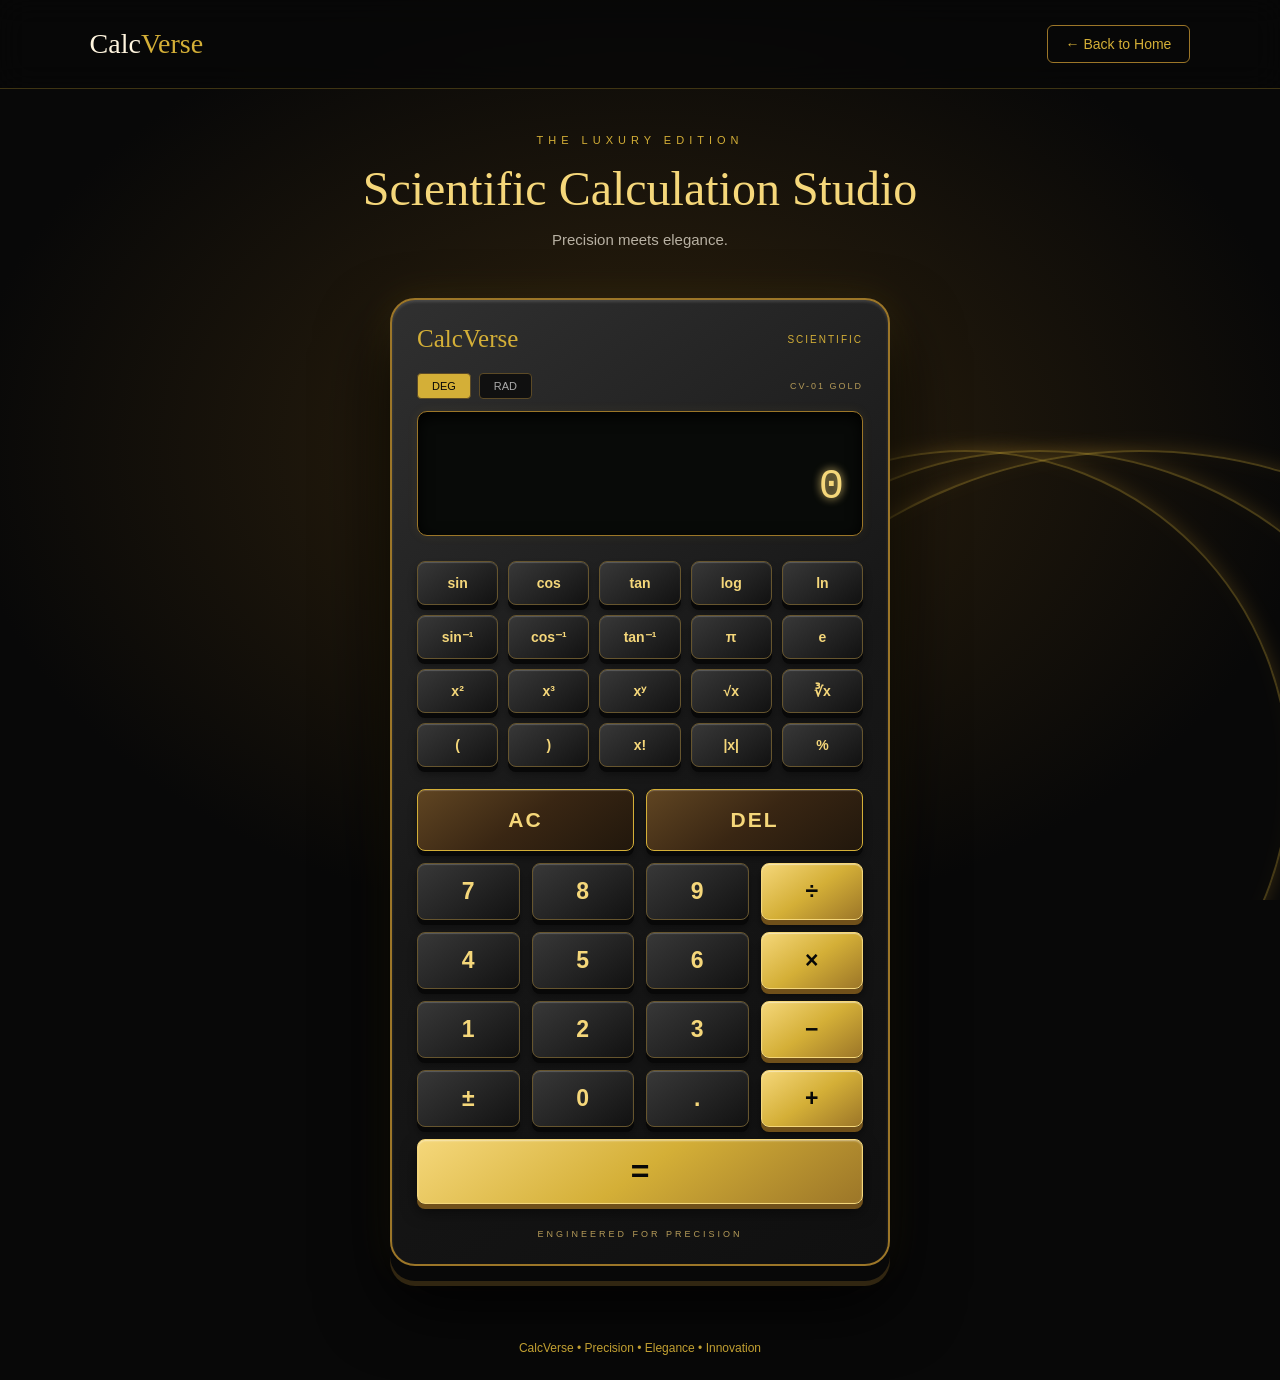
<file: WebDev-L2-calculator/calculator.html>
<!DOCTYPE html>
<html lang="en">

<head>

    <meta charset="UTF-8">

    <meta name="viewport"
          content="width=device-width, initial-scale=1.0">

    <title>CalcVerse | Scientific Calculator</title>

    <link rel="stylesheet" href="calculator.css">

</head>

<body>

    <!-- Animated 3D Background -->

    <div class="background" aria-hidden="true">

        <div class="ring ring-one"></div>
        <div class="ring ring-two"></div>
        <div class="ring ring-three"></div>

    </div>


    <!-- Navigation Bar -->

    <nav class="navbar">

        <a href="index.html" class="logo">
            Calc<span>Verse</span>
        </a>

        <a href="index.html" class="home-button">
            &larr; Back to Home
        </a>

    </nav>


    <!-- Page Heading -->

    <header class="page-heading">

        <p>THE LUXURY EDITION</p>

        <h1>Scientific Calculation Studio</h1>

        <h2>Precision meets elegance.</h2>

    </header>


    <!-- Calculator Container -->

    <main class="calculator-container">

        <div class="calculator" id="calculator">


            <!-- Calculator Branding -->

            <div class="calculator-header">

                <h2>CalcVerse</h2>

                <span>SCIENTIFIC</span>

            </div>


            <!-- DEG and RAD Modes -->

            <div class="mode-container">

                <button class="mode active"
                        data-mode="DEG"
                        aria-pressed="true">

                    DEG

                </button>

                <button class="mode"
                        data-mode="RAD"
                        aria-pressed="false">

                    RAD

                </button>

                <span class="model-name">

                    CV-01 GOLD

                </span>

            </div>


            <!-- Calculator Display -->

            <div class="display" aria-live="polite">

                <div id="expression"></div>

                <div id="result">0</div>

            </div>


            <!-- Scientific Buttons -->

            <div class="scientific-grid">


                <!-- Scientific Row 1 -->

                <button data-value="sin(">sin</button>

                <button data-value="cos(">cos</button>

                <button data-value="tan(">tan</button>

                <button data-value="log(">log</button>

                <button data-value="ln(">ln</button>


                <!-- Scientific Row 2 -->

                <button data-value="asin(">sin⁻¹</button>

                <button data-value="acos(">cos⁻¹</button>

                <button data-value="atan(">tan⁻¹</button>

                <button data-value="π">π</button>

                <button data-value="e">e</button>


                <!-- Scientific Row 3 -->

                <button data-value="^2">x²</button>

                <button data-value="^3">x³</button>

                <button data-value="^">xʸ</button>

                <button data-value="sqrt(">√x</button>

                <button data-value="cbrt(">∛x</button>


                <!-- Scientific Row 4 -->

                <button data-value="(">(</button>

                <button data-value=")">)</button>

                <button data-value="!">x!</button>

                <button data-value="abs(">|x|</button>

                <button data-value="%">%</button>

            </div>


            <!-- Arithmetic Buttons -->

            <div class="number-grid">


                <!-- Large AC and DEL Buttons -->

                <button class="control clear-button"
                        data-action="clear">

                    AC

                </button>

                <button class="control delete-button"
                        data-action="delete">

                    DEL

                </button>


                <!-- Numeric Row 1 -->

                <button class="number" data-value="7">7</button>

                <button class="number" data-value="8">8</button>

                <button class="number" data-value="9">9</button>

                <button class="operator" data-value="÷">÷</button>


                <!-- Numeric Row 2 -->

                <button class="number" data-value="4">4</button>

                <button class="number" data-value="5">5</button>

                <button class="number" data-value="6">6</button>

                <button class="operator" data-value="×">×</button>


                <!-- Numeric Row 3 -->

                <button class="number" data-value="1">1</button>

                <button class="number" data-value="2">2</button>

                <button class="number" data-value="3">3</button>

                <button class="operator" data-value="−">−</button>


                <!-- Numeric Row 4 -->

                <button class="number" data-action="sign">±</button>

                <button class="number" data-value="0">0</button>

                <button class="number" data-value=".">.</button>

                <button class="operator" data-value="+">+</button>


                <!-- Full Width Equals Button -->

                <button class="equals equals-large"
                        data-action="equals">

                    =

                </button>

            </div>


            <!-- Calculator Footer -->

            <div class="calculator-footer">

                ENGINEERED FOR PRECISION

            </div>

        </div>

    </main>


    <!-- Website Footer -->

    <footer class="website-footer">

        CalcVerse • Precision • Elegance • Innovation

    </footer>


    <script src="calculator.js"></script>

</body>

</html>
</file>
<file: WebDev-L2-calculator/style.css>
/* ==============================
   1. THEME VARIABLES
   ============================== */

:root {
    --background: #080808;
    --surface: #171717;
    --gold: #D4AF37;
    --light-gold: #F5D77A;
    --dark-gold: #9C7628;
    --text: #FFF5DF;
}


/* ==============================
   2. GENERAL STYLING
   ============================== */

* {
    margin: 0;
    padding: 0;
    box-sizing: border-box;
}

html {
    scroll-behavior: smooth;
}

body {
    background: var(--background);
    color: var(--text);
    font-family: Arial, sans-serif;
    min-height: 100vh;
    overflow-x: hidden;
}


/* ==============================
   3. ANIMATED 3D BACKGROUND
   ============================== */

.background {
    position: fixed;
    inset: 0;
    overflow: hidden;
    perspective: 1000px;
    z-index: -1;
    pointer-events: none;

    background: radial-gradient(
        ellipse at center,
        #211a0c 0%,
        #080808 65%
    );
}

.ring {
    position: absolute;
    top: 50%;
    left: 50%;

    width: 550px;
    height: 550px;

    border: 2px solid var(--gold);
    border-radius: 50%;

    box-shadow:
        0 0 15px #d4af3766,
        inset 0 0 15px #d4af3733;

    opacity: 0.35;
    transform-style: preserve-3d;
}

.ring-one {
    animation: rotate-one 18s linear infinite;
}

.ring-two {
    width: 650px;
    height: 650px;

    animation: rotate-two 24s linear infinite;
}

.ring-three {
    width: 780px;
    height: 780px;

    animation: rotate-three 30s linear infinite;
}

@keyframes rotate-one {
    from {
        transform: translate(-50%, -50%)
                   rotateX(65deg) rotateZ(0deg);
    }

    to {
        transform: translate(-50%, -50%)
                   rotateX(65deg) rotateZ(360deg);
    }
}

@keyframes rotate-two {
    from {
        transform: translate(-50%, -50%)
                   rotateY(0deg) rotateX(45deg);
    }

    to {
        transform: translate(-50%, -50%)
                   rotateY(360deg) rotateX(45deg);
    }
}

@keyframes rotate-three {
    from {
        transform: translate(-50%, -50%)
                   rotateX(0deg) rotateY(55deg);
    }

    to {
        transform: translate(-50%, -50%)
                   rotateX(360deg) rotateY(55deg);
    }
}

.gold-glow {
    position: absolute;

    width: 500px;
    height: 500px;

    top: 50%;
    left: 50%;

    transform: translate(-50%, -50%);

    background: radial-gradient(
        circle,
        #d4af371c,
        transparent 70%
    );
}


/* ==============================
   4. NAVIGATION BAR
   ============================== */

.navbar {
    display: flex;
    justify-content: space-between;
    align-items: center;

    padding: 25px 7%;

    border-bottom: 1px solid #d4af3733;

    background: #080808b3;
    backdrop-filter: blur(15px);
}

.logo {
    font-size: 26px;
    font-weight: bold;
    text-decoration: none;
    color: var(--text);
}

.logo span {
    color: var(--gold);
}

.nav-links {
    display: flex;
    gap: 30px;
}

.nav-links a {
    text-decoration: none;
    color: var(--text);
    font-size: 15px;
    transition: 0.3s;
}

.nav-links a:hover {
    color: var(--gold);
}


/* ==============================
   5. LANDING PAGE
   ============================== */

.hero {
    min-height: 90vh;

    display: flex;
    justify-content: center;
    align-items: center;

    padding: 40px 20px;
    text-align: center;
    perspective: 1000px;
}

.hero-content {
    max-width: 850px;
    transform-style: preserve-3d;
    transition: transform 0.15s ease-out;
}

.edition {
    letter-spacing: 6px;
    font-size: 13px;
    color: var(--gold);
    margin-bottom: 25px;
}

.hero h1 {
    font-family: Georgia, serif;
    font-size: clamp(65px, 12vw, 140px);
    font-weight: normal;

    background: linear-gradient(
        135deg,
        #9C7628,
        #FFF5DF,
        #D4AF37,
        #9C7628
    );

    background-clip: text;
    -webkit-background-clip: text;
    color: transparent;

    filter: drop-shadow(0 8px 20px #d4af3733);
}

.hero h2 {
    font-family: Georgia, serif;
    font-size: clamp(20px, 4vw, 34px);
    font-weight: normal;

    margin-top: 15px;
    color: var(--light-gold);
}

.description {
    max-width: 550px;
    margin: 25px auto 35px;

    color: #b8b1a3;
    font-size: 17px;
    line-height: 1.8;
}


/* ==============================
   6. GOLD 3D BUTTON
   ============================== */

#start-button {
    padding: 18px 38px;

    background: linear-gradient(
        135deg,
        var(--light-gold),
        var(--gold),
        var(--dark-gold)
    );

    color: #080808;
    font-size: 16px;
    font-weight: bold;
    letter-spacing: 1px;

    border: 1px solid var(--light-gold);
    border-radius: 8px;

    box-shadow:
        0 6px 0 #70501a,
        0 12px 30px #d4af3733;

    cursor: pointer;

    transition: 0.3s;
}

#start-button:hover {
    transform: translateY(-5px);

    box-shadow:
        0 10px 0 #70501a,
        0 15px 45px #d4af3755;
}

#start-button:active {
    transform: translateY(5px);

    box-shadow:
        0 1px 0 #70501a;
}

.signature {
    font-size: 10px;
    letter-spacing: 4px;
    color: var(--gold);

    margin-top: 45px;
}
#start-button{
    display: inline-block;
    text-decoration: none;
}


/* ==============================
   7. CALCULATOR WORKSPACE
   ============================== */

.workspace {
    min-height: 70vh;
    text-align: center;
    padding: 100px 20px;

    background: #101010cc;
    border-top: 1px solid #d4af3733;
}

.workspace h2 {
    font-family: Georgia, serif;
    color: var(--gold);
    font-size: 36px;

    margin-bottom: 20px;
}

.workspace p {
    color: #b8b1a3;
}


/* ==============================
   8. FOOTER
   ============================== */

footer {
    text-align: center;
    padding: 25px;
    font-size: 12px;
    color: var(--gold);
    border-top: 1px solid #d4af3733;
}


/* ==============================
   9. RESPONSIVE DESIGN
   ============================== */

@media (max-width: 600px) {

    .navbar {
        padding: 20px;
    }

    .logo {
        font-size: 20px;
    }

    .nav-links {
        gap: 15px;
    }

    .nav-links a {
        font-size: 12px;
    }

    .edition {
        letter-spacing: 3px;
    }

    .signature {
        letter-spacing: 2px;
    }

    .ring {
        scale: 0.7;
    }
}


/* Reduce animations when requested */

@media (prefers-reduced-motion: reduce) {

    html {
        scroll-behavior: auto;
    }

    .ring {
        animation: none;
        transform: translate(-50%, -50%);
    }

    .hero-content,
    #start-button {
        transition: none;
    }
}
</file>
<file: WebDev-L2-TributePage/public/tribute/style.css>
/* =========================================================
   Kalpana — Beyond the Sky
   Cinematic tribute to Kalpana Chawla
   ========================================================= */

:root {
  --space-black: #030711;
  --midnight: #0b1426;
  --gold: #d6b879;
  --blue: #60a5fa;
  --white: #f5f5f5;
  --grey: #8490a5;
  --glass: rgba(11, 20, 38, 0.55);
  --glass-border: rgba(214, 184, 121, 0.22);
  --font-head: "Cinzel", Georgia, serif;
  --font-body: "Inter", system-ui, -apple-system, sans-serif;
  --nav-h: 64px;
  --ease: cubic-bezier(0.22, 1, 0.36, 1);
}

*,
*::before,
*::after {
  box-sizing: border-box;
  margin: 0;
  padding: 0;
}

html {
  scroll-behavior: smooth;
  scroll-padding-top: var(--nav-h);
}

body {
  background: var(--space-black);
  color: var(--white);
  font-family: var(--font-body);
  line-height: 1.7;
  overflow-x: hidden;
  -webkit-font-smoothing: antialiased;
}

[hidden] {
  display: none !important;
}

img {
  max-width: 100%;
  display: block;
}

button {
  font: inherit;
  color: inherit;
  cursor: pointer;
}

a {
  color: var(--gold);
}

:focus-visible {
  outline: 2px solid var(--gold);
  outline-offset: 4px;
  border-radius: 6px;
}

.sr-only {
  position: absolute;
  width: 1px;
  height: 1px;
  padding: 0;
  margin: -1px;
  overflow: hidden;
  clip: rect(0, 0, 0, 0);
  white-space: nowrap;
  border: 0;
}

.skip-link {
  position: fixed;
  top: -60px;
  left: 16px;
  z-index: 1000;
  background: var(--gold);
  color: var(--space-black);
  padding: 10px 16px;
  border-radius: 8px;
  font-weight: 600;
  text-decoration: none;
  transition: top 0.2s;
}
.skip-link:focus {
  top: 12px;
}

/* ---------- Global starfield ---------- */
#starfield {
  position: fixed;
  inset: 0;
  width: 100%;
  height: 100%;
  z-index: 0;
  pointer-events: none;
}

main,
footer {
  position: relative;
  z-index: 1;
}

/* ---------- Navigation ---------- */
.nav {
  position: fixed;
  inset: 0 0 auto 0;
  height: var(--nav-h);
  z-index: 100;
  display: flex;
  align-items: center;
  justify-content: space-between;
  gap: 16px;
  padding: 0 clamp(16px, 4vw, 48px);
  background: linear-gradient(to bottom, rgba(3, 7, 17, 0.85), rgba(3, 7, 17, 0));
  backdrop-filter: blur(6px);
  -webkit-backdrop-filter: blur(6px);
  transition: background 0.4s;
}
.nav.scrolled {
  background: rgba(3, 7, 17, 0.78);
  border-bottom: 1px solid rgba(214, 184, 121, 0.12);
}
.nav-brand {
  font-family: var(--font-head);
  letter-spacing: 0.25em;
  font-size: 0.9rem;
  color: var(--gold);
  text-decoration: none;
  white-space: nowrap;
}
.nav-links {
  display: flex;
  gap: clamp(10px, 2vw, 28px);
  list-style: none;
}
.nav-links a {
  color: var(--white);
  text-decoration: none;
  font-size: 0.82rem;
  letter-spacing: 0.08em;
  text-transform: uppercase;
  opacity: 0.75;
  position: relative;
  padding: 6px 0;
  transition: opacity 0.3s;
}
.nav-links a::after {
  content: "";
  position: absolute;
  left: 0;
  bottom: 0;
  height: 1px;
  width: 100%;
  background: var(--gold);
  transform: scaleX(0);
  transform-origin: left;
  transition: transform 0.4s var(--ease);
}
.nav-links a:hover,
.nav-links a.active {
  opacity: 1;
}
.nav-links a:hover::after,
.nav-links a.active::after {
  transform: scaleX(1);
}
.nav-tools {
  display: flex;
  gap: 8px;
  align-items: center;
}
.icon-btn {
  background: rgba(255, 255, 255, 0.06);
  border: 1px solid rgba(255, 255, 255, 0.14);
  border-radius: 999px;
  padding: 6px 14px;
  font-size: 0.75rem;
  letter-spacing: 0.06em;
  transition: background 0.3s, border-color 0.3s;
}
.icon-btn:hover {
  background: rgba(214, 184, 121, 0.15);
  border-color: var(--gold);
}
.menu-toggle {
  display: none;
}
.progress {
  position: absolute;
  left: 0;
  bottom: 0;
  height: 2px;
  width: 100%;
  background: linear-gradient(90deg, var(--blue), var(--gold));
  transform: scaleX(0);
  transform-origin: left;
  box-shadow: 0 0 10px var(--gold);
}

@media (max-width: 900px) {
  .menu-toggle {
    display: inline-block;
  }
  .nav-links {
    position: fixed;
    top: var(--nav-h);
    left: 0;
    right: 0;
    flex-direction: column;
    gap: 0;
    background: rgba(3, 7, 17, 0.96);
    border-bottom: 1px solid var(--glass-border);
    padding: 8px 24px 20px;
    transform: translateY(-120%);
    transition: transform 0.45s var(--ease);
  }
  .nav-links.open {
    transform: translateY(0);
  }
  .nav-links a {
    display: block;
    padding: 12px 0;
    font-size: 0.95rem;
  }
}

/* ---------- Shared section styles ---------- */
.section {
  position: relative;
  padding: clamp(90px, 12vw, 160px) clamp(20px, 6vw, 80px);
  overflow: hidden;
}
.container {
  max-width: 1180px;
  margin: 0 auto;
}
.eyebrow {
  font-size: 0.75rem;
  letter-spacing: 0.35em;
  text-transform: uppercase;
  color: var(--gold);
  margin-bottom: 14px;
}
.section-title {
  font-family: var(--font-head);
  font-weight: 600;
  font-size: clamp(2rem, 5vw, 3.6rem);
  line-height: 1.15;
  margin-bottom: 20px;
  text-wrap: balance;
}
.lead {
  color: #c8cfdc;
  font-size: clamp(1rem, 1.4vw, 1.15rem);
  max-width: 64ch;
  text-wrap: pretty;
}
.center {
  text-align: center;
  margin-inline: auto;
}
.glass {
  background: var(--glass);
  border: 1px solid var(--glass-border);
  border-radius: 20px;
  backdrop-filter: blur(14px);
  -webkit-backdrop-filter: blur(14px);
  box-shadow: 0 20px 60px rgba(0, 0, 0, 0.45), inset 0 1px 0 rgba(255, 255, 255, 0.05);
}
.note {
  font-size: 0.82rem;
  color: var(--grey);
  border-left: 2px solid var(--gold);
  padding: 6px 14px;
  margin-top: 18px;
  max-width: 70ch;
}
.btn {
  display: inline-flex;
  align-items: center;
  gap: 10px;
  padding: 12px 26px;
  border-radius: 999px;
  border: 1px solid var(--gold);
  background: rgba(214, 184, 121, 0.08);
  color: var(--white);
  letter-spacing: 0.12em;
  text-transform: uppercase;
  font-size: 0.8rem;
  font-weight: 500;
  transition: background 0.3s, box-shadow 0.3s, transform 0.3s;
}
.btn:hover {
  background: rgba(214, 184, 121, 0.2);
  box-shadow: 0 0 30px rgba(214, 184, 121, 0.35);
  transform: translateY(-2px);
}
.btn-solid {
  background: var(--gold);
  color: var(--space-black);
}
.btn-solid:hover {
  background: #e6cb91;
}

/* Scroll reveal */
.reveal {
  opacity: 0;
  transform: translateY(40px);
  transition: opacity 1s var(--ease), transform 1s var(--ease);
}
.reveal.from-left {
  transform: translateX(-70px);
}
.reveal.from-right {
  transform: translateX(70px);
}
.reveal.zoom {
  transform: scale(0.9);
}
.reveal.visible {
  opacity: 1;
  transform: none;
}

/* Word-by-word text reveal */
.split .word {
  display: inline-block;
  opacity: 0;
  transform: translateY(0.6em);
  filter: blur(6px);
  transition: opacity 0.8s var(--ease), transform 0.8s var(--ease), filter 0.8s var(--ease);
}
.split.visible .word {
  opacity: 1;
  transform: none;
  filter: none;
}

/* =========================================================
   Scene 1 — Hero
   ========================================================= */
.hero {
  position: relative;
  height: 100vh;
  height: 100svh;
  min-height: 600px;
  overflow: hidden;
  isolation: isolate;
}
.hero-bg {
  position: absolute;
  inset: -6%;
  z-index: -2;
  will-change: transform;
}
.hero-bg img {
  width: 100%;
  height: 100%;
  object-fit: cover;
  object-position: center 70%;
  animation: earthDrift 60s ease-in-out infinite alternate;
  transition: transform 2.6s cubic-bezier(0.7, 0, 0.3, 1), filter 2.6s;
}
@keyframes earthDrift {
  from {
    transform: scale(1.05) translate(0, 0) rotate(0deg);
  }
  to {
    transform: scale(1.12) translate(-1.5%, -1%) rotate(1.2deg);
  }
}
.hero.launching .hero-bg img {
  animation: none;
  transform: scale(1.9) translateY(8%);
  filter: brightness(1.25) saturate(1.2);
}
.hero::after {
  content: "";
  position: absolute;
  inset: 0;
  z-index: -1;
  background: radial-gradient(ellipse at 30% 40%, rgba(3, 7, 17, 0.1), rgba(3, 7, 17, 0.75) 70%),
    linear-gradient(to bottom, rgba(3, 7, 17, 0.35), rgba(3, 7, 17, 0) 30%, rgba(3, 7, 17, 0) 75%, var(--space-black));
}
.atmo-glow {
  position: absolute;
  left: 50%;
  bottom: -55%;
  width: 150%;
  aspect-ratio: 1;
  transform: translateX(-50%);
  border-radius: 50%;
  box-shadow: 0 0 120px 40px rgba(96, 165, 250, 0.35), inset 0 0 80px rgba(96, 165, 250, 0.25);
  z-index: -1;
  pointer-events: none;
  animation: atmoPulse 8s ease-in-out infinite;
}
@keyframes atmoPulse {
  50% {
    box-shadow: 0 0 160px 60px rgba(96, 165, 250, 0.45), inset 0 0 100px rgba(96, 165, 250, 0.3);
  }
}

.orbit-rings {
  position: absolute;
  inset: 0;
  z-index: -1;
  pointer-events: none;
  display: flex;
  align-items: center;
  justify-content: center;
}
.orbit-rings span {
  position: absolute;
  border: 1px solid rgba(214, 184, 121, 0.16);
  border-radius: 50%;
  transform: rotateX(72deg);
  animation: ringSpin 40s linear infinite;
}
.orbit-rings span::before {
  content: "";
  position: absolute;
  top: -3px;
  left: 50%;
  width: 6px;
  height: 6px;
  border-radius: 50%;
  background: var(--gold);
  box-shadow: 0 0 12px var(--gold);
}
.orbit-rings span:nth-child(1) {
  width: 70vmax;
  height: 70vmax;
}
.orbit-rings span:nth-child(2) {
  width: 95vmax;
  height: 95vmax;
  animation-duration: 70s;
  animation-direction: reverse;
  border-color: rgba(96, 165, 250, 0.14);
}
.orbit-rings span:nth-child(3) {
  width: 125vmax;
  height: 125vmax;
  animation-duration: 110s;
}
@keyframes ringSpin {
  to {
    transform: rotateX(72deg) rotateZ(360deg);
  }
}

.hero-content {
  position: absolute;
  inset: 0;
  display: flex;
  flex-direction: column;
  justify-content: center;
  padding: var(--nav-h) clamp(20px, 6vw, 90px) 40px;
  max-width: 760px;
  will-change: transform;
  transition: opacity 1.2s, transform 1.2s;
}
.hero.launching .hero-content {
  opacity: 0;
  transform: translateY(-40px);
}
.hero-eyebrow {
  font-size: clamp(0.65rem, 1.1vw, 0.8rem);
  letter-spacing: 0.45em;
  color: var(--gold);
  margin-bottom: 18px;
  opacity: 0;
  animation: fadeUp 1.4s var(--ease) 0.3s forwards;
}
.hero-title {
  font-family: var(--font-head);
  font-weight: 700;
  font-size: clamp(2.6rem, 8vw, 6.4rem);
  line-height: 1;
  letter-spacing: 0.04em;
  background: linear-gradient(180deg, #ffffff 30%, #c9d6ee 100%);
  -webkit-background-clip: text;
  background-clip: text;
  color: transparent;
  text-shadow: 0 0 60px rgba(96, 165, 250, 0.25);
}
.hero-title .line {
  display: block;
  opacity: 0;
  letter-spacing: 0.4em;
  filter: blur(14px);
  animation: titleIn 2s var(--ease) forwards;
}
.hero-title .line:nth-child(1) {
  animation-delay: 0.6s;
}
.hero-title .line:nth-child(2) {
  animation-delay: 0.95s;
}
@keyframes titleIn {
  to {
    opacity: 1;
    letter-spacing: 0.04em;
    filter: blur(0);
  }
}
.hero-sub {
  font-family: var(--font-head);
  font-size: clamp(1.2rem, 2.6vw, 2rem);
  color: var(--gold);
  margin-top: 14px;
  opacity: 0;
  animation: fadeUp 1.6s var(--ease) 1.6s forwards;
}
.hero-tagline {
  margin-top: 18px;
  color: #c8cfdc;
  font-size: clamp(1rem, 1.5vw, 1.2rem);
  font-style: italic;
  opacity: 0;
  animation: fadeUp 1.6s var(--ease) 2.1s forwards;
}
.hero-actions {
  display: flex;
  flex-wrap: wrap;
  gap: 12px;
  margin-top: 34px;
  opacity: 0;
  animation: fadeUp 1.6s var(--ease) 2.6s forwards;
}
@keyframes fadeUp {
  from {
    opacity: 0;
    transform: translateY(24px);
  }
  to {
    opacity: 1;
    transform: none;
  }
}
.hint {
  font-size: 0.8rem;
  color: var(--grey);
  align-self: center;
}

/* Spaceship button */
.ship-wrap {
  position: absolute;
  right: clamp(-40px, 2vw, 60px);
  top: 50%;
  width: clamp(260px, 40vw, 560px);
  transform: translateY(-40%);
  will-change: transform;
  z-index: 2;
}
.ship-btn {
  position: relative;
  display: block;
  width: 100%;
  background: none;
  border: 0;
  padding: 0;
  animation: shipFloat 6s ease-in-out infinite;
  border-radius: 24px;
}
@keyframes shipFloat {
  0%,
  100% {
    transform: translateY(0) rotate(-2deg);
  }
  50% {
    transform: translateY(-22px) rotate(1deg);
  }
}
.ship-btn img {
  width: 100%;
  filter: drop-shadow(0 30px 40px rgba(0, 0, 0, 0.65)) drop-shadow(0 0 22px rgba(96, 165, 250, 0.25));
  transition: filter 0.4s;
  position: relative;
  z-index: 2;
}
.ship-btn:hover img,
.ship-btn:focus-visible img {
  filter: drop-shadow(0 30px 40px rgba(0, 0, 0, 0.65)) drop-shadow(0 0 30px rgba(214, 184, 121, 0.45));
}

/* Engine glows positioned over the ship's rear engines (left side of the artwork) */
.engine {
  position: absolute;
  z-index: 1;
  border-radius: 50%;
  background: radial-gradient(circle, rgba(255, 214, 140, 0.95) 0%, rgba(255, 150, 40, 0.7) 30%, rgba(255, 110, 20, 0) 70%);
  filter: blur(3px);
  mix-blend-mode: screen;
  animation: engineFlicker 0.18s ease-in-out infinite alternate;
  transition: transform 0.4s, opacity 0.4s;
  opacity: 0.85;
}
.engine.e1 {
  left: -6%;
  top: 70%;
  width: 22%;
  aspect-ratio: 1;
}
.engine.e2 {
  left: 6%;
  top: 37%;
  width: 16%;
  aspect-ratio: 1;
}
.engine.e3 {
  left: 47%;
  top: 72%;
  width: 18%;
  aspect-ratio: 1;
}
.engine-trail {
  position: absolute;
  z-index: 0;
  right: 92%;
  top: 74%;
  width: 0;
  height: 14%;
  border-radius: 999px;
  background: linear-gradient(to left, rgba(255, 190, 90, 0.95), rgba(255, 120, 30, 0.4) 40%, rgba(255, 120, 30, 0));
  filter: blur(4px);
  transition: width 0.6s var(--ease);
}
@keyframes engineFlicker {
  from {
    transform: scale(0.92);
    opacity: 0.75;
  }
  to {
    transform: scale(1.08);
    opacity: 1;
  }
}
.ship-btn:hover .engine,
.ship-btn:focus-visible .engine {
  transform: scale(1.5);
  opacity: 1;
}
.ship-btn:hover .engine-trail,
.ship-btn:focus-visible .engine-trail {
  width: 35%;
}
.ship-label {
  position: absolute;
  left: 50%;
  bottom: -14%;
  transform: translate(-50%, 10px);
  font-family: var(--font-head);
  font-size: 0.85rem;
  letter-spacing: 0.3em;
  color: var(--gold);
  white-space: nowrap;
  opacity: 0;
  transition: opacity 0.4s, transform 0.4s;
  text-shadow: 0 0 14px rgba(214, 184, 121, 0.6);
}
.ship-btn:hover .ship-label,
.ship-btn:focus-visible .ship-label {
  opacity: 1;
  transform: translate(-50%, 0);
}
.ship-ping {
  position: absolute;
  inset: 20% 25%;
  border-radius: 50%;
  border: 1px solid rgba(214, 184, 121, 0.4);
  animation: ping 3s ease-out infinite;
  pointer-events: none;
}
@keyframes ping {
  from {
    transform: scale(0.6);
    opacity: 0.8;
  }
  to {
    transform: scale(1.6);
    opacity: 0;
  }
}

/* Launch state */
.ship-wrap.charging .engine {
  transform: scale(2);
  opacity: 1;
  animation-duration: 0.08s;
}
.ship-wrap.charging .engine-trail {
  width: 60%;
}
.ship-wrap.charging .ship-btn {
  animation: shake 0.12s linear infinite;
}
@keyframes shake {
  0%,
  100% {
    transform: translate(0, 0);
  }
  25% {
    transform: translate(1px, -1px);
  }
  75% {
    transform: translate(-1px, 1px);
  }
}
.ship-wrap.flying {
  animation: flyAway 2.4s cubic-bezier(0.55, 0, 0.75, 0.3) forwards;
}
.ship-wrap.flying .engine-trail {
  width: 220%;
}
@keyframes flyAway {
  0% {
    transform: translateY(-40%) translateX(0) scale(1);
  }
  25% {
    transform: translateY(-34%) translateX(-4vw) scale(1.05);
  }
  100% {
    transform: translateY(-120%) translateX(-150vw) scale(0.35) rotate(-8deg);
    opacity: 0;
  }
}

.countdown {
  position: fixed;
  inset: 0;
  z-index: 200;
  display: flex;
  align-items: center;
  justify-content: center;
  pointer-events: none;
}
.countdown span {
  font-family: var(--font-head);
  font-size: clamp(6rem, 22vw, 16rem);
  color: var(--gold);
  text-shadow: 0 0 60px rgba(214, 184, 121, 0.7);
  animation: count 1s var(--ease) forwards;
}
@keyframes count {
  from {
    transform: scale(1.8);
    opacity: 0;
  }
  30% {
    opacity: 1;
  }
  to {
    transform: scale(0.8);
    opacity: 0;
  }
}
.flash {
  position: fixed;
  inset: 0;
  z-index: 150;
  pointer-events: none;
  background: radial-gradient(circle, rgba(255, 255, 255, 0.9), rgba(96, 165, 250, 0.3) 40%, transparent 70%);
  opacity: 0;
}
.flash.on {
  animation: flash 1.6s ease-out;
}
@keyframes flash {
  40% {
    opacity: 1;
  }
  100% {
    opacity: 0;
  }
}

.scroll-cue {
  position: absolute;
  bottom: 26px;
  left: 50%;
  transform: translateX(-50%);
  width: 24px;
  height: 40px;
  border: 1px solid rgba(255, 255, 255, 0.4);
  border-radius: 14px;
}
.scroll-cue::after {
  content: "";
  position: absolute;
  top: 8px;
  left: 50%;
  width: 3px;
  height: 8px;
  margin-left: -1.5px;
  border-radius: 2px;
  background: var(--gold);
  animation: cue 2s ease-in-out infinite;
}
@keyframes cue {
  60% {
    transform: translateY(14px);
    opacity: 0;
  }
}

@media (max-width: 760px) {
  .hero-content {
    justify-content: flex-start;
    padding-top: calc(var(--nav-h) + 30px);
  }
  .ship-wrap {
    top: auto;
    bottom: 9%;
    right: 50%;
    transform: translate(50%, 0);
    width: min(78vw, 400px);
  }
  @keyframes flyAway {
    0% {
      transform: translate(50%, 0);
    }
    100% {
      transform: translate(-150vw, -60vh) scale(0.4);
      opacity: 0;
    }
  }
}

/* =========================================================
   Scene 2 — Flashlight reveal
   ========================================================= */
.flashlight {
  min-height: 100vh;
  display: flex;
  flex-direction: column;
  align-items: center;
  justify-content: center;
  text-align: center;
  background: radial-gradient(ellipse at 50% 120%, #11192b, var(--space-black) 60%);
}
.flash-stage {
  --x: 50%;
  --y: 45%;
  --r: 140px;
  position: relative;
  width: min(92vw, 560px);
  aspect-ratio: 4 / 5;
  margin: 30px auto 0;
  border-radius: 28px;
  overflow: hidden;
  touch-action: none;
  cursor: none;
  background: #05080f;
  box-shadow: 0 40px 100px rgba(0, 0, 0, 0.7);
  border: 1px solid rgba(255, 255, 255, 0.06);
}
.lunar {
  position: absolute;
  inset: 0;
  background: radial-gradient(ellipse 140% 50% at 50% 100%, #2a2f3a 0%, #15181f 45%, transparent 46%),
    radial-gradient(circle at 30% 88%, rgba(0, 0, 0, 0.5) 0 18px, transparent 19px),
    radial-gradient(circle at 72% 92%, rgba(0, 0, 0, 0.45) 0 26px, transparent 27px),
    radial-gradient(circle at 55% 84%, rgba(0, 0, 0, 0.35) 0 10px, transparent 11px);
}
.lunar-earth {
  position: absolute;
  top: 9%;
  right: 12%;
  width: 16%;
  aspect-ratio: 1;
  border-radius: 50%;
  background: radial-gradient(circle at 35% 35%, #8fc5ff, #2563eb 55%, #0b1426 80%);
  box-shadow: 0 0 30px rgba(96, 165, 250, 0.5);
}
.silhouette {
  position: absolute;
  left: 50%;
  bottom: 22%;
  width: 34%;
  transform: translateX(-50%);
  filter: drop-shadow(0 0 18px rgba(96, 165, 250, 0.35));
  animation: bob 6s ease-in-out infinite;
}
@keyframes bob {
  50% {
    transform: translate(-50%, -8px);
  }
}
.portrait-reveal {
  position: absolute;
  inset: 0;
  width: 100%;
  height: 100%;
  object-fit: cover;
  object-position: center 20%;
  -webkit-mask-image: radial-gradient(circle var(--r) at var(--x) var(--y), #000 0%, rgba(0, 0, 0, 0.85) 45%, transparent 100%);
  mask-image: radial-gradient(circle var(--r) at var(--x) var(--y), #000 0%, rgba(0, 0, 0, 0.85) 45%, transparent 100%);
  transition: -webkit-mask-size 0.6s, opacity 0.6s;
  opacity: 0;
}
.flash-stage.active .portrait-reveal {
  opacity: 1;
}
.flash-stage.full .portrait-reveal {
  opacity: 1;
  -webkit-mask-image: none;
  mask-image: none;
}
.beam {
  position: absolute;
  left: var(--x);
  top: var(--y);
  width: calc(var(--r) * 2);
  height: calc(var(--r) * 2);
  transform: translate(-50%, -50%);
  border-radius: 50%;
  box-shadow: 0 0 80px 10px rgba(255, 236, 190, 0.12), inset 0 0 40px rgba(255, 236, 190, 0.15);
  pointer-events: none;
  opacity: 0;
  transition: opacity 0.4s;
}
.flash-stage.active .beam {
  opacity: 1;
}
.flash-stage.full .beam {
  opacity: 0;
}
.flash-hint {
  position: absolute;
  inset: auto 0 18px 0;
  font-size: 0.8rem;
  letter-spacing: 0.2em;
  color: var(--grey);
  text-transform: uppercase;
  transition: opacity 0.4s;
}
.flash-stage.active .flash-hint,
.flash-stage.full .flash-hint {
  opacity: 0;
}
.flash-caption {
  font-family: var(--font-head);
  font-size: clamp(1.4rem, 3vw, 2.2rem);
  margin-top: 34px;
}
.flash-controls {
  margin-top: 20px;
}

/* =========================================================
   Scene 3 — Zoom to Karnal (sticky scroll)
   ========================================================= */
.zoom-section {
  position: relative;
  height: 420vh;
}
.zoom-sticky {
  position: sticky;
  top: 0;
  height: 100vh;
  overflow: hidden;
  display: flex;
  align-items: center;
  justify-content: center;
}
.zoom-layer {
  position: absolute;
  inset: 0;
  display: flex;
  align-items: center;
  justify-content: center;
  opacity: 0;
  will-change: transform, opacity;
}
.zoom-layer img {
  max-height: 86vh;
  max-width: 92vw;
  object-fit: contain;
}
.zoom-layer.earth img {
  width: 100%;
  height: 100%;
  max-width: none;
  max-height: none;
  object-fit: contain;
  }
.zoom-layer.map img {
  filter: invert(0.92) hue-rotate(180deg) saturate(1.3) brightness(0.95);
  border-radius: 24px;
  -webkit-mask-image: radial-gradient(ellipse 70% 70% at 50% 50%, #000 55%, transparent 100%);
  mask-image: radial-gradient(ellipse 70% 70% at 50% 50%, #000 55%, transparent 100%);
}
.zoom-map-frame {
  position: relative;
  aspect-ratio: var(--ar, 1);
  width: min(92vw, calc(82vh * var(--ar, 1)));
}
.zoom-map-frame img {
  width: 100%;
  height: 100%;
  max-width: none;
  max-height: none;
}
.marker {
  position: absolute;
  left: 77%;
  top: 38%;
  width: 18px;
  height: 18px;
  margin: -9px 0 0 -9px;
  border-radius: 50%;
  background: var(--gold);
  box-shadow: 0 0 20px 6px rgba(214, 184, 121, 0.8);
  opacity: 0;
  transform: scale(0);
  transition: opacity 0.6s, transform 0.6s var(--ease);
}
.marker::before,
.marker::after {
  content: "";
  position: absolute;
  inset: -12px;
  border-radius: 50%;
  border: 1px solid var(--gold);
  animation: ping 2.2s ease-out infinite;
}
.marker::after {
  animation-delay: 1.1s;
}
.marker.on {
  opacity: 1;
  transform: scale(1);
}
.marker-label {
  position: absolute;
  left: 22px;
  top: 50%;
  transform: translateY(-50%);
  white-space: nowrap;
  font-family: var(--font-head);
  font-size: 1rem;
  letter-spacing: 0.2em;
  color: var(--gold);
  text-shadow: 0 0 10px #000;
}
.zoom-caption {
  position: absolute;
  left: 50%;
  bottom: 8vh;
  transform: translateX(-50%);
  text-align: center;
  width: min(90vw, 700px);
  z-index: 3;
}
.zoom-step {
  font-size: 0.75rem;
  letter-spacing: 0.4em;
  color: var(--gold);
  text-transform: uppercase;
}
.zoom-caption h2 {
  font-family: var(--font-head);
  font-size: clamp(1.6rem, 4vw, 3rem);
  text-shadow: 0 4px 30px #000;
  opacity: 0;
  transition: opacity 0.8s;
}
.zoom-caption h2.on {
  opacity: 1;
}
.zoom-dots {
  position: absolute;
  right: clamp(14px, 3vw, 40px);
  top: 50%;
  transform: translateY(-50%);
  display: flex;
  flex-direction: column;
  gap: 14px;
  list-style: none;
  z-index: 3;
  font-size: 0.72rem;
  letter-spacing: 0.15em;
  text-transform: uppercase;
  color: var(--grey);
}
.zoom-dots li {
  display: flex;
  align-items: center;
  gap: 10px;
  justify-content: flex-end;
  transition: color 0.4s;
}
.zoom-dots li::after {
  content: "";
  width: 8px;
  height: 8px;
  border-radius: 50%;
  border: 1px solid currentColor;
  transition: background 0.4s, box-shadow 0.4s;
}
.zoom-dots li.on {
  color: var(--gold);
}
.zoom-dots li.on::after {
  background: var(--gold);
  box-shadow: 0 0 10px var(--gold);
}

.birth-grid {
  display: grid;
  grid-template-columns: repeat(auto-fit, minmax(260px, 1fr));
  gap: 22px;
  margin-top: 40px;
}
.fact-card {
  padding: 28px;
}
.fact-card h3 {
  font-family: var(--font-head);
  color: var(--gold);
  font-size: 1.15rem;
  margin-bottom: 8px;
}
.fact-card p {
  color: #c8cfdc;
  font-size: 0.95rem;
}

/* =========================================================
   Scene 4 — Family
   ========================================================= */
.family-layout {
  display: grid;
  grid-template-columns: 1fr 1fr;
  gap: clamp(30px, 5vw, 70px);
  align-items: center;
  margin-top: 50px;
}
.photo-frame {
  position: relative;
  border-radius: 22px;
  overflow: hidden;
  border: 1px solid var(--glass-border);
  box-shadow: 0 30px 80px rgba(0, 0, 0, 0.6), 0 0 0 rgba(214, 184, 121, 0);
  transition: box-shadow 0.5s, border-color 0.5s;
}
.photo-frame.float {
  animation: floatY 8s ease-in-out infinite;
}
@keyframes floatY {
  50% {
    transform: translateY(-14px);
  }
}
.photo-frame img {
  width: 100%;
  height: 100%;
  object-fit: cover;
  transition: transform 1.2s var(--ease);
}
.photo-frame:hover {
  border-color: var(--gold);
  box-shadow: 0 30px 80px rgba(0, 0, 0, 0.6), 0 0 40px rgba(214, 184, 121, 0.35);
}
.photo-frame:hover img {
  transform: scale(1.07);
}
.photo-frame figcaption {
  position: absolute;
  inset: auto 0 0 0;
  padding: 40px 18px 14px;
  font-size: 0.8rem;
  color: #d8deea;
  background: linear-gradient(to top, rgba(3, 7, 17, 0.92), transparent);
}
.family-cards {
  display: grid;
  gap: 18px;
}
.person {
  display: flex;
  gap: 18px;
  align-items: flex-start;
  padding: 22px;
  transition: transform 0.5s var(--ease), border-color 0.5s;
}
.person:hover {
  transform: translateX(8px);
  border-color: var(--gold);
}
.monogram {
  flex: none;
  width: 54px;
  height: 54px;
  border-radius: 50%;
  display: grid;
  place-items: center;
  font-family: var(--font-head);
  color: var(--gold);
  border: 1px solid var(--gold);
  background: rgba(214, 184, 121, 0.08);
  box-shadow: 0 0 20px rgba(214, 184, 121, 0.2);
}
.person .avatar {
  flex: none;
  width: 64px;
  height: 64px;
  border-radius: 50%;
  object-fit: cover;
  border: 2px solid var(--gold);
  box-shadow: 0 0 18px rgba(214, 184, 121, 0.35);
}
.legacy-photo {
  max-width: 420px;
  margin: 56px auto 0;
}
.closing-earth {
  border-radius: 50%;
}
.person h3 {
  font-family: var(--font-head);
  font-size: 1.05rem;
}
.person p {
  font-size: 0.92rem;
  color: #c8cfdc;
}
@media (max-width: 860px) {
  .family-layout {
    grid-template-columns: 1fr;
  }
}

/* =========================================================
   Scene 5 — Timeline
   ========================================================= */
.timeline {
  position: relative;
  margin: 70px auto 0;
  max-width: 1000px;
  list-style: none;
}
.timeline-track,
.timeline-fill {
  position: absolute;
  left: 50%;
  top: 0;
  width: 2px;
  margin-left: -1px;
  height: 100%;
  background: rgba(255, 255, 255, 0.08);
}
.timeline-fill {
  height: 0;
  background: linear-gradient(to bottom, var(--blue), var(--gold));
  box-shadow: 0 0 14px var(--gold);
}
.rocket-head {
  position: absolute;
  left: 50%;
  top: 0;
  width: 14px;
  height: 14px;
  margin-left: -7px;
  border-radius: 50%;
  background: #fff;
  box-shadow: 0 0 10px #fff, 0 0 30px 8px var(--gold);
}
.milestone {
  position: relative;
  width: 50%;
  padding: 0 46px 64px 0;
}
.milestone:nth-child(even) {
  margin-left: 50%;
  padding: 0 0 64px 46px;
}
.milestone::before {
  content: "";
  position: absolute;
  top: 26px;
  right: -8px;
  width: 16px;
  height: 16px;
  border-radius: 50%;
  background: var(--space-black);
  border: 2px solid var(--gold);
  box-shadow: 0 0 16px rgba(214, 184, 121, 0.6);
  z-index: 1;
}
.milestone:nth-child(even)::before {
  right: auto;
  left: -8px;
}
.milestone-card {
  overflow: hidden;
  transition: transform 0.5s var(--ease), border-color 0.5s, box-shadow 0.5s;
}
.milestone-card:hover {
  transform: translateY(-6px);
  border-color: var(--gold);
  box-shadow: 0 20px 60px rgba(0, 0, 0, 0.5), 0 0 30px rgba(214, 184, 121, 0.25);
}
.milestone-media {
  height: 190px;
  overflow: hidden;
  background: radial-gradient(circle at 50% 40%, #16233d, #070c18);
  display: grid;
  place-items: center;
}
.milestone-media img {
  width: 100%;
  height: 100%;
  object-fit: cover;
  transition: transform 1.2s var(--ease);
}
.milestone-media img.contain {
  object-fit: contain;
  padding: 16px;
}
.milestone-card:hover .milestone-media img {
  transform: scale(1.07);
}
.milestone-media .year-badge {
  font-family: var(--font-head);
  font-size: 3rem;
  color: var(--gold);
  text-shadow: 0 0 30px rgba(214, 184, 121, 0.5);
}
.milestone-body {
  padding: 22px 24px 26px;
}
.milestone-date {
  font-size: 0.75rem;
  letter-spacing: 0.25em;
  color: var(--blue);
  text-transform: uppercase;
}
.milestone-body h3 {
  font-family: var(--font-head);
  font-size: 1.2rem;
  margin: 6px 0 8px;
}
.milestone-body p {
  font-size: 0.92rem;
  color: #c8cfdc;
}
@media (max-width: 760px) {
  .timeline-track,
  .timeline-fill,
  .rocket-head {
    left: 12px;
  }
  .milestone,
  .milestone:nth-child(even) {
    width: 100%;
    margin-left: 0;
    padding: 0 0 48px 40px;
  }
  .milestone::before,
  .milestone:nth-child(even)::before {
    left: 4px;
    right: auto;
  }
}

.stats {
  display: grid;
  grid-template-columns: repeat(auto-fit, minmax(180px, 1fr));
  gap: 18px;
  margin-top: 30px;
}
.stat {
  padding: 26px 20px;
  text-align: center;
  animation: floatY 7s ease-in-out infinite;
}
.stat:nth-child(2) {
  animation-delay: -2s;
}
.stat:nth-child(3) {
  animation-delay: -4s;
}
.stat:nth-child(4) {
  animation-delay: -6s;
}
.stat-num {
  font-family: var(--font-head);
  font-size: clamp(2rem, 4vw, 2.8rem);
  color: var(--gold);
  line-height: 1.1;
}
.stat-label {
  font-size: 0.8rem;
  letter-spacing: 0.12em;
  text-transform: uppercase;
  color: var(--grey);
  margin-top: 6px;
}

/* =========================================================
   Scene 6 — Missions
   ========================================================= */
.missions-grid {
  display: grid;
  grid-template-columns: repeat(auto-fit, minmax(320px, 1fr));
  gap: 30px;
  margin-top: 50px;
  perspective: 1200px;
}
.mission-card {
  --rx: 0deg;
  --ry: 0deg;
  position: relative;
  overflow: hidden;
  transform: rotateX(var(--rx)) rotateY(var(--ry));
  transform-style: preserve-3d;
  transition: transform 0.25s ease-out, border-color 0.5s, box-shadow 0.5s;
}
.mission-card:hover {
  border-color: var(--gold);
  box-shadow: 0 30px 80px rgba(0, 0, 0, 0.6), 0 0 40px rgba(214, 184, 121, 0.3);
}
.mission-card::after {
  content: "";
  position: absolute;
  inset: 0;
  pointer-events: none;
  background: radial-gradient(circle at var(--gx, 50%) var(--gy, 0%), rgba(255, 255, 255, 0.12), transparent 50%);
  opacity: 0;
  transition: opacity 0.4s;
}
.mission-card:hover::after {
  opacity: 1;
}
.mission-media {
  position: relative;
  height: 280px;
  overflow: hidden;
}
.mission-media > img:not(.patch) {
  width: 100%;
  height: 100%;
  object-fit: cover;
  object-position: center 35%;
  transition: transform 1.4s var(--ease);
}
.mission-card:hover .mission-media > img:not(.patch) {
  transform: scale(1.08);
}
.mission-media::after {
  content: "";
  position: absolute;
  inset: 0;
  background: linear-gradient(to top, rgba(11, 20, 38, 1), rgba(11, 20, 38, 0) 60%);
}
.patch {
  position: absolute;
  right: 18px;
  bottom: -10px;
  width: 96px;
  z-index: 2;
  filter: drop-shadow(0 10px 20px rgba(0, 0, 0, 0.6));
  animation: floatY 6s ease-in-out infinite;
  transform: translateZ(40px);
}
.orbit-particles {
  position: absolute;
  left: 50%;
  top: 50%;
  width: 240px;
  height: 240px;
  margin: -120px 0 0 -120px;
  border-radius: 50%;
  border: 1px dashed rgba(214, 184, 121, 0.25);
  z-index: 1;
  opacity: 0;
  transition: opacity 0.5s;
  animation: ringSpin2 12s linear infinite;
  pointer-events: none;
}
.orbit-particles::before,
.orbit-particles::after {
  content: "";
  position: absolute;
  width: 6px;
  height: 6px;
  border-radius: 50%;
  background: var(--gold);
  box-shadow: 0 0 10px var(--gold);
  top: -3px;
  left: calc(50% - 3px);
}
.orbit-particles::after {
  top: auto;
  bottom: -3px;
  background: var(--blue);
  box-shadow: 0 0 10px var(--blue);
}
@keyframes ringSpin2 {
  to {
    transform: rotate(360deg);
  }
}
.mission-card:hover .orbit-particles {
  opacity: 1;
}
.mission-body {
  padding: 8px 28px 30px;
  transform: translateZ(20px);
}
.mission-body h3 {
  font-family: var(--font-head);
  font-size: 1.8rem;
  color: var(--gold);
}
.mission-meta {
  display: flex;
  flex-wrap: wrap;
  gap: 8px;
  margin: 10px 0 16px;
}
.chip {
  font-size: 0.72rem;
  letter-spacing: 0.08em;
  padding: 4px 12px;
  border-radius: 999px;
  border: 1px solid rgba(96, 165, 250, 0.35);
  color: #cfe2ff;
  background: rgba(96, 165, 250, 0.08);
}
.mission-body dl {
  display: grid;
  gap: 12px;
}
.mission-body dt {
  font-size: 0.72rem;
  letter-spacing: 0.2em;
  text-transform: uppercase;
  color: var(--grey);
}
.mission-body dd {
  font-size: 0.93rem;
  color: #d4dae6;
}

/* =========================================================
   Scene 7 — Constellation
   ========================================================= */
.constellation-wrap {
  display: grid;
  grid-template-columns: 1.4fr 1fr;
  gap: 30px;
  margin-top: 40px;
  align-items: stretch;
}
.sky {
  position: relative;
  min-height: 480px;
  border-radius: 24px;
  background: radial-gradient(ellipse at 50% 30%, rgba(96, 165, 250, 0.08), transparent 60%), rgba(3, 7, 17, 0.6);
  border: 1px solid rgba(255, 255, 255, 0.06);
  overflow: hidden;
}
.sky svg {
  position: absolute;
  inset: 0;
  width: 100%;
  height: 100%;
  pointer-events: none;
}
.sky line {
  stroke: var(--gold);
  stroke-width: 1.2;
  filter: drop-shadow(0 0 4px var(--gold));
  animation: drawLine 1.2s var(--ease) forwards;
}
@keyframes drawLine {
  from {
    opacity: 0;
  }
  to {
    opacity: 0.9;
  }
}
.c-star {
  position: absolute;
  width: 34px;
  height: 34px;
  margin: -17px 0 0 -17px;
  border: 0;
  background: none;
  border-radius: 50%;
  display: grid;
  place-items: center;
}
.c-star::before {
  content: "";
  width: 8px;
  height: 8px;
  border-radius: 50%;
  background: #fff;
  box-shadow: 0 0 8px 2px rgba(255, 255, 255, 0.8), 0 0 20px 6px rgba(96, 165, 250, 0.5);
  animation: twinkle 3s ease-in-out infinite;
  transition: transform 0.4s, box-shadow 0.4s;
}
.c-star:nth-child(odd)::before {
  animation-delay: -1.5s;
}
.c-star:hover::before,
.c-star:focus-visible::before,
.c-star.seen::before {
  transform: scale(1.6);
  background: #fff6df;
  box-shadow: 0 0 10px 3px #fff, 0 0 28px 10px rgba(214, 184, 121, 0.7);
}
.c-star .c-label {
  position: absolute;
  top: 34px;
  white-space: nowrap;
  font-size: 0.68rem;
  letter-spacing: 0.15em;
  color: var(--grey);
  text-transform: uppercase;
  pointer-events: none;
}
.c-star.seen .c-label {
  color: var(--gold);
}
@keyframes twinkle {
  50% {
    opacity: 0.45;
    transform: scale(0.8);
  }
}
.star-panel {
  padding: 0;
  overflow: hidden;
  display: flex;
  flex-direction: column;
}
.star-panel img {
  height: 220px;
  width: 100%;
  object-fit: cover;
  transition: opacity 0.5s;
}
.star-panel .panel-body {
  padding: 24px 26px 28px;
}
.star-panel h3 {
  font-family: var(--font-head);
  font-size: 1.35rem;
  margin: 6px 0 10px;
}
.star-panel p {
  color: #c8cfdc;
  font-size: 0.95rem;
}
.sky-progress {
  margin-top: 16px;
  font-size: 0.8rem;
  color: var(--grey);
}
@media (max-width: 860px) {
  .constellation-wrap {
    grid-template-columns: 1fr;
  }
  .sky {
    min-height: 400px;
  }
}

/* =========================================================
   Scene 8 — Quotes
   ========================================================= */
.quotes {
  background: radial-gradient(ellipse at 50% 50%, rgba(214, 184, 121, 0.1), transparent 60%);
  text-align: center;
}
.quote {
  max-width: 900px;
  margin: 60px auto 0;
}
.quote blockquote {
  font-family: var(--font-head);
  font-size: clamp(1.4rem, 3.2vw, 2.4rem);
  line-height: 1.45;
  text-wrap: balance;
  text-shadow: 0 0 40px rgba(214, 184, 121, 0.25);
}
.quote blockquote::before {
  content: "\201C";
  display: block;
  font-size: 4rem;
  line-height: 0.6;
  color: var(--gold);
  margin-bottom: 14px;
}
.quote figcaption {
  margin-top: 20px;
  color: var(--grey);
  font-size: 0.88rem;
}
.quote figcaption strong {
  color: var(--gold);
  font-weight: 500;
  letter-spacing: 0.1em;
}

/* =========================================================
   Scene 9 — Legacy
   ========================================================= */
.legacy-grid {
  display: grid;
  grid-template-columns: repeat(auto-fit, minmax(260px, 1fr));
  gap: 22px;
  margin-top: 50px;
}
.legacy-card {
  padding: 28px 26px;
  animation: floatY 9s ease-in-out infinite;
  transition: border-color 0.5s, box-shadow 0.5s;
}
.legacy-card:nth-child(3n + 2) {
  animation-delay: -3s;
}
.legacy-card:nth-child(3n) {
  animation-delay: -6s;
}
.legacy-card:hover {
  border-color: var(--gold);
  box-shadow: 0 20px 60px rgba(0, 0, 0, 0.5), 0 0 30px rgba(214, 184, 121, 0.25);
}
.legacy-icon {
  width: 46px;
  height: 46px;
  border-radius: 12px;
  display: grid;
  place-items: center;
  border: 1px solid var(--glass-border);
  color: var(--gold);
  margin-bottom: 16px;
}
.legacy-icon svg {
  width: 22px;
  height: 22px;
}
.legacy-card h3 {
  font-family: var(--font-head);
  font-size: 1.15rem;
  margin-bottom: 8px;
}
.legacy-card p {
  color: #c8cfdc;
  font-size: 0.92rem;
}

/* =========================================================
   Scene 10 — Memorial
   ========================================================= */
.memorial {
  text-align: center;
  background: linear-gradient(to bottom, transparent, rgba(11, 20, 38, 0.6), transparent);
}
.memorial-photo {
  max-width: 820px;
  margin: 46px auto 0;
  aspect-ratio: 16 / 11;
}
.memorial-photo img {
  object-position: center 30%;
  filter: saturate(0.85);
}
.crew-stars {
  display: grid;
  grid-template-columns: repeat(7, 1fr);
  gap: 10px;
  max-width: 1000px;
  margin: 50px auto 0;
  list-style: none;
}
.crew-stars li {
  display: flex;
  flex-direction: column;
  align-items: center;
  gap: 12px;
  opacity: 0;
  transform: translateY(16px);
  transition: opacity 1.2s var(--ease), transform 1.2s var(--ease);
}
.crew-stars.visible li {
  opacity: 1;
  transform: none;
}
.crew-star {
  width: 10px;
  height: 10px;
  border-radius: 50%;
  background: #fff8e6;
  box-shadow: 0 0 10px 3px rgba(255, 248, 230, 0.8), 0 0 30px 10px rgba(214, 184, 121, 0.4);
  animation: twinkle 4s ease-in-out infinite;
}
.crew-stars li:nth-child(2n) .crew-star {
  animation-delay: -2s;
}
.crew-name {
  font-family: var(--font-head);
  font-size: 0.88rem;
  line-height: 1.3;
}
.crew-role {
  font-size: 0.7rem;
  color: var(--grey);
  letter-spacing: 0.06em;
}
@media (max-width: 760px) {
  .crew-stars {
    grid-template-columns: repeat(2, 1fr);
    row-gap: 28px;
  }
}

/* =========================================================
   Scene 11 — Light a Star
   ========================================================= */
.tribute-layout {
  display: grid;
  grid-template-columns: 1fr 1.3fr;
  gap: 30px;
  margin-top: 40px;
}
.tribute-form {
  padding: 30px;
  display: flex;
  flex-direction: column;
  gap: 16px;
}
.tribute-form label {
  font-size: 0.78rem;
  letter-spacing: 0.15em;
  text-transform: uppercase;
  color: var(--grey);
  display: block;
  margin-bottom: 6px;
}
.tribute-form input,
.tribute-form textarea {
  width: 100%;
  background: rgba(3, 7, 17, 0.6);
  border: 1px solid rgba(255, 255, 255, 0.14);
  border-radius: 12px;
  padding: 12px 14px;
  color: var(--white);
  font: inherit;
  resize: vertical;
  transition: border-color 0.3s, box-shadow 0.3s;
}
.tribute-form input:focus,
.tribute-form textarea:focus {
  outline: none;
  border-color: var(--gold);
  box-shadow: 0 0 0 3px rgba(214, 184, 121, 0.15);
}
.char-count {
  font-size: 0.75rem;
  color: var(--grey);
  text-align: right;
}
.tribute-sky {
  position: relative;
  min-height: 420px;
  border-radius: 24px;
  overflow: hidden;
  background: radial-gradient(ellipse at 50% 110%, rgba(96, 165, 250, 0.18), transparent 55%), rgba(3, 7, 17, 0.7);
  border: 1px solid rgba(255, 255, 255, 0.06);
}
.tribute-sky .empty {
  position: absolute;
  inset: 0;
  display: grid;
  place-items: center;
  color: var(--grey);
  font-size: 0.9rem;
  padding: 20px;
  text-align: center;
}
.t-star {
  position: absolute;
  width: 30px;
  height: 30px;
  margin: -15px 0 0 -15px;
  background: none;
  border: 0;
  border-radius: 50%;
  display: grid;
  place-items: center;
  animation: starBirth 1.6s var(--ease);
}
.t-star::before {
  content: "";
  width: 7px;
  height: 7px;
  border-radius: 50%;
  background: #fff3d6;
  box-shadow: 0 0 8px 2px #fff, 0 0 24px 8px rgba(214, 184, 121, 0.6);
  animation: twinkle 3.5s ease-in-out infinite;
}
.t-star:hover::before,
.t-star:focus-visible::before {
  transform: scale(1.7);
}
@keyframes starBirth {
  from {
    transform: scale(4);
    opacity: 0;
    filter: blur(6px);
  }
}
.t-popup {
  position: absolute;
  z-index: 5;
  max-width: 260px;
  padding: 16px 18px;
  font-size: 0.9rem;
  transform: translate(-50%, calc(-100% - 18px));
  animation: fadeUp 0.4s var(--ease);
}
.t-popup strong {
  display: block;
  font-family: var(--font-head);
  color: var(--gold);
  margin-bottom: 4px;
}
.t-popup p {
  color: #d4dae6;
  word-wrap: break-word;
}
@media (max-width: 860px) {
  .tribute-layout {
    grid-template-columns: 1fr;
  }
}

/* =========================================================
   Scene 12 — Closing
   ========================================================= */
.closing {
  min-height: 100vh;
  display: flex;
  flex-direction: column;
  align-items: center;
  justify-content: center;
  text-align: center;
  position: relative;
}
.closing-earth {
  position: absolute;
  bottom: -40%;
  left: 50%;
  width: min(140vw, 1500px);
  transform: translateX(-50%);
  opacity: 0.55;
  z-index: -1;
  -webkit-mask-image: radial-gradient(ellipse 60% 50% at 50% 50%, #000 40%, transparent 75%);
  mask-image: radial-gradient(ellipse 60% 50% at 50% 50%, #000 40%, transparent 75%);
  animation: earthDrift 50s ease-in-out infinite alternate;
}
.closing h2 {
  font-family: var(--font-head);
  font-size: clamp(2.2rem, 6vw, 4.6rem);
  line-height: 1.15;
}
.closing p {
  margin-top: 20px;
  color: #c8cfdc;
  font-size: clamp(1rem, 1.6vw, 1.25rem);
}
.closing .btn {
  margin-top: 40px;
}

/* ---------- Credits / footer ---------- */
.credits {
  padding: 60px clamp(20px, 6vw, 80px) 40px;
  border-top: 1px solid rgba(255, 255, 255, 0.06);
  background: rgba(3, 7, 17, 0.9);
  font-size: 0.82rem;
  color: var(--grey);
}
.credits h2 {
  font-family: var(--font-head);
  color: var(--white);
  font-size: 1.1rem;
  margin-bottom: 14px;
}
.credits ul {
  list-style: none;
  display: grid;
  grid-template-columns: repeat(auto-fit, minmax(300px, 1fr));
  gap: 6px 30px;
}
.credits a {
  color: #b9c6dc;
}
.credits .footer-line {
  margin-top: 30px;
  text-align: center;
}

/* ---------- Reduced motion / paused ---------- */
body.paused *,
body.paused *::before,
body.paused *::after {
  animation-play-state: paused !important;
}

@media (prefers-reduced-motion: reduce) {
  html {
    scroll-behavior: auto;
  }
  *,
  *::before,
  *::after {
    animation-duration: 0.01ms !important;
    animation-iteration-count: 1 !important;
    transition-duration: 0.01ms !important;
  }
  .reveal,
  .split .word,
  .crew-stars li {
    opacity: 1 !important;
    transform: none !important;
    filter: none !important;
  }
  .hero-title .line,
  .hero-eyebrow,
  .hero-sub,
  .hero-tagline,
  .hero-actions {
    opacity: 1;
    filter: none;
    letter-spacing: normal;
  }
}
</file>
<file: WebDev-L2-calculator/calculator.css>
/* ==========================================
   CALCVERSE - LUXURY BLACK AND GOLD
   ========================================== */


/* ==========================================
   1. THEME VARIABLES
   ========================================== */

:root {

    --background: #080808;
    --calculator-body: #171717;

    --gold: #D4AF37;
    --light-gold: #F5D77A;
    --dark-gold: #9C7628;

    --text: #FFF5DF;
    --button-color: #252525;

    --display-background: #080A08;
    --display-color: #F5D77A;

    --display-font: monospace;
    --display-size: 42px;
    --display-glow: 8px;

}


/* ==========================================
   2. GENERAL STYLING
   ========================================== */

* {

    margin: 0;
    padding: 0;
    box-sizing: border-box;

}

body {

    min-height: 100vh;

    background: var(--background);

    color: var(--text);

    font-family: Arial, sans-serif;

    overflow-x: hidden;

    isolation: isolate;

}


/* ==========================================
   3. ANIMATED 3D BACKGROUND
   ========================================== */

.background {

    position: fixed;

    inset: 0;

    overflow: hidden;

    perspective: 1000px;

    z-index: -1;

    pointer-events: none;

    background: radial-gradient(
        ellipse at center,
        #30230e,
        #080808 75%
    );

}

.ring {

    position: absolute;

    top: 50%;
    left: 50%;

    width: 650px;
    height: 650px;

    border: 2px solid var(--gold);

    border-radius: 50%;

    opacity: 0.30;

    box-shadow:

        0 0 20px var(--dark-gold),

        inset 0 0 20px #d4af3722;

}

.ring-one {

    animation: orbit-one 20s linear infinite;

}

.ring-two {

    width: 800px;
    height: 800px;

    animation: orbit-two 25s linear infinite;

}

.ring-three {

    width: 1000px;
    height: 1000px;

    animation: orbit-three 35s linear infinite;

}

@keyframes orbit-one {

    from {

        transform: translate(-50%, -50%)
                   rotateX(0deg)
                   rotateY(45deg);

    }

    to {

        transform: translate(-50%, -50%)
                   rotateX(360deg)
                   rotateY(45deg);

    }

}

@keyframes orbit-two {

    from {

        transform: translate(-50%, -50%)
                   rotateX(65deg)
                   rotateY(0deg);

    }

    to {

        transform: translate(-50%, -50%)
                   rotateX(65deg)
                   rotateY(360deg);

    }

}

@keyframes orbit-three {

    from {

        transform: translate(-50%, -50%)
                   rotateY(30deg)
                   rotateX(0deg);

    }

    to {

        transform: translate(-50%, -50%)
                   rotateY(30deg)
                   rotateX(360deg);

    }

}


/* ==========================================
   4. NAVIGATION BAR
   ========================================== */

.navbar {

    display: flex;

    justify-content: space-between;

    align-items: center;

    padding: 25px 7%;

    background: #080808bb;

    border-bottom: 1px solid #d4af3744;

    backdrop-filter: blur(15px);

}

.logo {

    font-family: Georgia, serif;

    font-size: 28px;

    text-decoration: none;

    color: var(--text);

}

.logo span {

    color: var(--gold);

}

.home-button {

    color: var(--gold);

    text-decoration: none;

    font-size: 14px;

    padding: 10px 18px;

    border: 1px solid var(--dark-gold);

    border-radius: 6px;

    transition: 0.3s;

}

.home-button:hover {

    background: var(--gold);

    color: #080808;

}


/* ==========================================
   5. PAGE HEADING
   ========================================== */

.page-heading {

    text-align: center;

    padding: 45px 20px 30px;

}

.page-heading p {

    color: var(--gold);

    font-size: 11px;

    letter-spacing: 5px;

}

.page-heading h1 {

    font-family: Georgia, serif;

    font-size: clamp(28px, 5vw, 48px);

    font-weight: normal;

    color: var(--light-gold);

    margin: 15px 0;

}

.page-heading h2 {

    font-size: 15px;

    font-weight: normal;

    color: #b8b1a3;

}


/* ==========================================
   6. CALCULATOR BODY
   ========================================== */

.calculator-container {

    display: flex;

    justify-content: center;

    padding: 20px 15px 50px;

    perspective: 1200px;

}

.calculator {

    width: 100%;

    max-width: 500px;

    padding: 25px;

    background: linear-gradient(
        145deg,
        #303030,
        var(--calculator-body),
        #101010
    );

    border: 2px solid var(--dark-gold);

    border-radius: 25px;

    box-shadow:

        0 15px 0 #080808,

        0 20px 0 #312611,

        0 35px 70px #000000,

        0 0 40px #d4af3722,

        inset 0 2px 3px #ffffff22;

    transform-style: preserve-3d;

    transition: transform 0.2s ease-out;

}


/* ==========================================
   7. CALCULATOR BRANDING
   ========================================== */

.calculator-header {

    display: flex;

    align-items: center;

    justify-content: space-between;

    margin-bottom: 20px;

}

.calculator-header h2 {

    font-family: Georgia, serif;

    color: var(--gold);

    font-size: 25px;

    font-weight: normal;

}

.calculator-header span {

    font-size: 10px;

    letter-spacing: 2px;

    color: var(--gold);

}


/* ==========================================
   8. DEG AND RAD MODES
   ========================================== */

.mode-container {

    display: flex;

    align-items: center;

    gap: 8px;

    margin-bottom: 12px;

}

.mode {

    padding: 6px 14px;

    background: #101010;

    color: #aaaaaa;

    border: 1px solid #5c4a26;

    border-radius: 4px;

    font-size: 11px;

    cursor: pointer;

    transition: 0.2s;

}

.mode.active {

    background: var(--gold);

    color: #080808;

}

.model-name {

    margin-left: auto;

    font-size: 9px;

    letter-spacing: 2px;

    color: #b49a58;

}


/* ==========================================
   9. DISPLAY SCREEN
   ========================================== */

.display {

    min-height: 125px;

    padding: 18px;

    margin-bottom: 25px;

    background: var(--display-background);

    border: 1px solid var(--dark-gold);

    border-radius: 10px;

    text-align: right;

    box-shadow:

        inset 0 4px 15px #000000,

        0 0 12px #d4af3715;

    overflow-wrap: anywhere;

}

#expression {

    min-height: 25px;

    font-size: 16px;

    color: #ad9d70;

    margin-bottom: 8px;

}

#result {

    font-family: var(--display-font);

    font-size: var(--display-size);

    color: var(--display-color);

    text-shadow:

        0 0 var(--display-glow)
        var(--display-color);

    font-variant-numeric: tabular-nums;

}


/* ==========================================
   10. CSS GRID BUTTON LAYOUT
   ========================================== */

.scientific-grid {

    display: grid;

    grid-template-columns: repeat(
        5, minmax(0, 1fr)
    );

    gap: 10px;

    margin-bottom: 22px;

}

.number-grid {

    display: grid;

    grid-template-columns: repeat(
        4, minmax(0, 1fr)
    );

    gap: 12px;

}


/* ==========================================
   11. COMMON 3D BUTTON STYLING
   ========================================== */

.scientific-grid button,
.number-grid button {

    min-width: 0;

    border: 1px solid #66552e;

    border-radius: 8px;

    color: var(--light-gold);

    background: linear-gradient(
        145deg,
        #383838,
        var(--button-color),
        #111111
    );

    font-weight: bold;

    cursor: pointer;

    box-shadow:

        0 5px 0 #080808,

        0 7px 8px #00000066,

        inset 0 1px 1px #ffffff33;

    transition:

        transform 0.15s,

        box-shadow 0.15s,

        filter 0.15s;

}


/* Scientific Buttons */

.scientific-grid button {

    min-height: 44px;

    font-size: 14px;

}


/* Numeric Buttons */

.number-grid button {

    min-height: 57px;

    font-size: 23px;

}


/* ==========================================
   12. GOLDEN OPERATOR BUTTONS
   ========================================== */

.number-grid .operator,
.number-grid .equals {

    background: linear-gradient(
        145deg,
        var(--light-gold),
        var(--gold),
        var(--dark-gold)
    );

    color: #080808;

    border-color: var(--light-gold);

    box-shadow:

        0 5px 0 #70501a,

        0 7px 10px #00000088,

        inset 0 1px 1px #ffffff77;

}


/* ==========================================
   13. LARGE AC AND DEL BUTTONS
   ========================================== */

.number-grid .clear-button,
.number-grid .delete-button {

    grid-column: span 2;

    min-height: 62px;

    font-size: 21px;

    letter-spacing: 2px;

    background: linear-gradient(
        145deg,
        #604522,
        #392613,
        #21170c
    );

    border: 1px solid var(--gold);

}


/* ==========================================
   14. FULL WIDTH EQUALS BUTTON
   ========================================== */

.number-grid .equals-large {

    grid-column: span 4;

    min-height: 65px;

    font-size: 32px;

    background: linear-gradient(
        145deg,
        var(--light-gold),
        var(--gold),
        var(--dark-gold)
    );

    color: #080808;

    border: 1px solid var(--light-gold);

    box-shadow:

        0 5px 0 #70501a,

        0 8px 15px #00000088,

        inset 0 1px 2px #ffffff77;

}


/* ==========================================
   15. BUTTON ANIMATIONS
   ========================================== */

.scientific-grid button:hover,
.number-grid button:hover {

    transform: translateY(-2px);

    filter: brightness(1.25);

}

.scientific-grid button:active,
.number-grid button:active {

    transform: translateY(5px);

    box-shadow:

        0 0 0 #080808,

        inset 0 2px 5px #00000055;

}

button:focus-visible,
a:focus-visible {

    outline: 2px solid var(--light-gold);

    outline-offset: 3px;

}


/* ==========================================
   16. FOOTER
   ========================================== */

.calculator-footer {

    margin-top: 25px;

    text-align: center;

    font-size: 9px;

    letter-spacing: 3px;

    color: #b49a58;

}

.website-footer {

    padding: 25px;

    text-align: center;

    color: var(--gold);

    font-size: 12px;

}


/* ==========================================
   17. MOBILE RESPONSIVENESS
   ========================================== */

@media (max-width: 500px) {

    .navbar {

        padding: 18px;

    }

    .logo {

        font-size: 23px;

    }

    .home-button {

        padding: 8px 12px;

        font-size: 11px;

    }

    .calculator {

        padding: 16px;

    }

    .scientific-grid {

        gap: 8px;

    }

    .number-grid {

        gap: 10px;

    }

    .scientific-grid button {

        font-size: 12px;

        min-height: 40px;

    }

    .number-grid button {

        min-height: 50px;

        font-size: 20px;

    }

    .number-grid .clear-button,
    .number-grid .delete-button {

        min-height: 54px;

        font-size: 18px;

    }

    .number-grid .equals-large {

        min-height: 56px;

        font-size: 27px;

    }

    #result {

        font-size: 34px;

    }

    .ring {

        scale: 0.6;

    }

    .calculator-footer {

        letter-spacing: 2px;

    }

}


/* ==========================================
   18. REDUCED MOTION ACCESSIBILITY
   ========================================== */

@media (prefers-reduced-motion: reduce) {

    .ring {

        animation: none;

        transform: translate(-50%, -50%);

    }

    .calculator,
    button {

        transition: none;

    }

}
</file>
